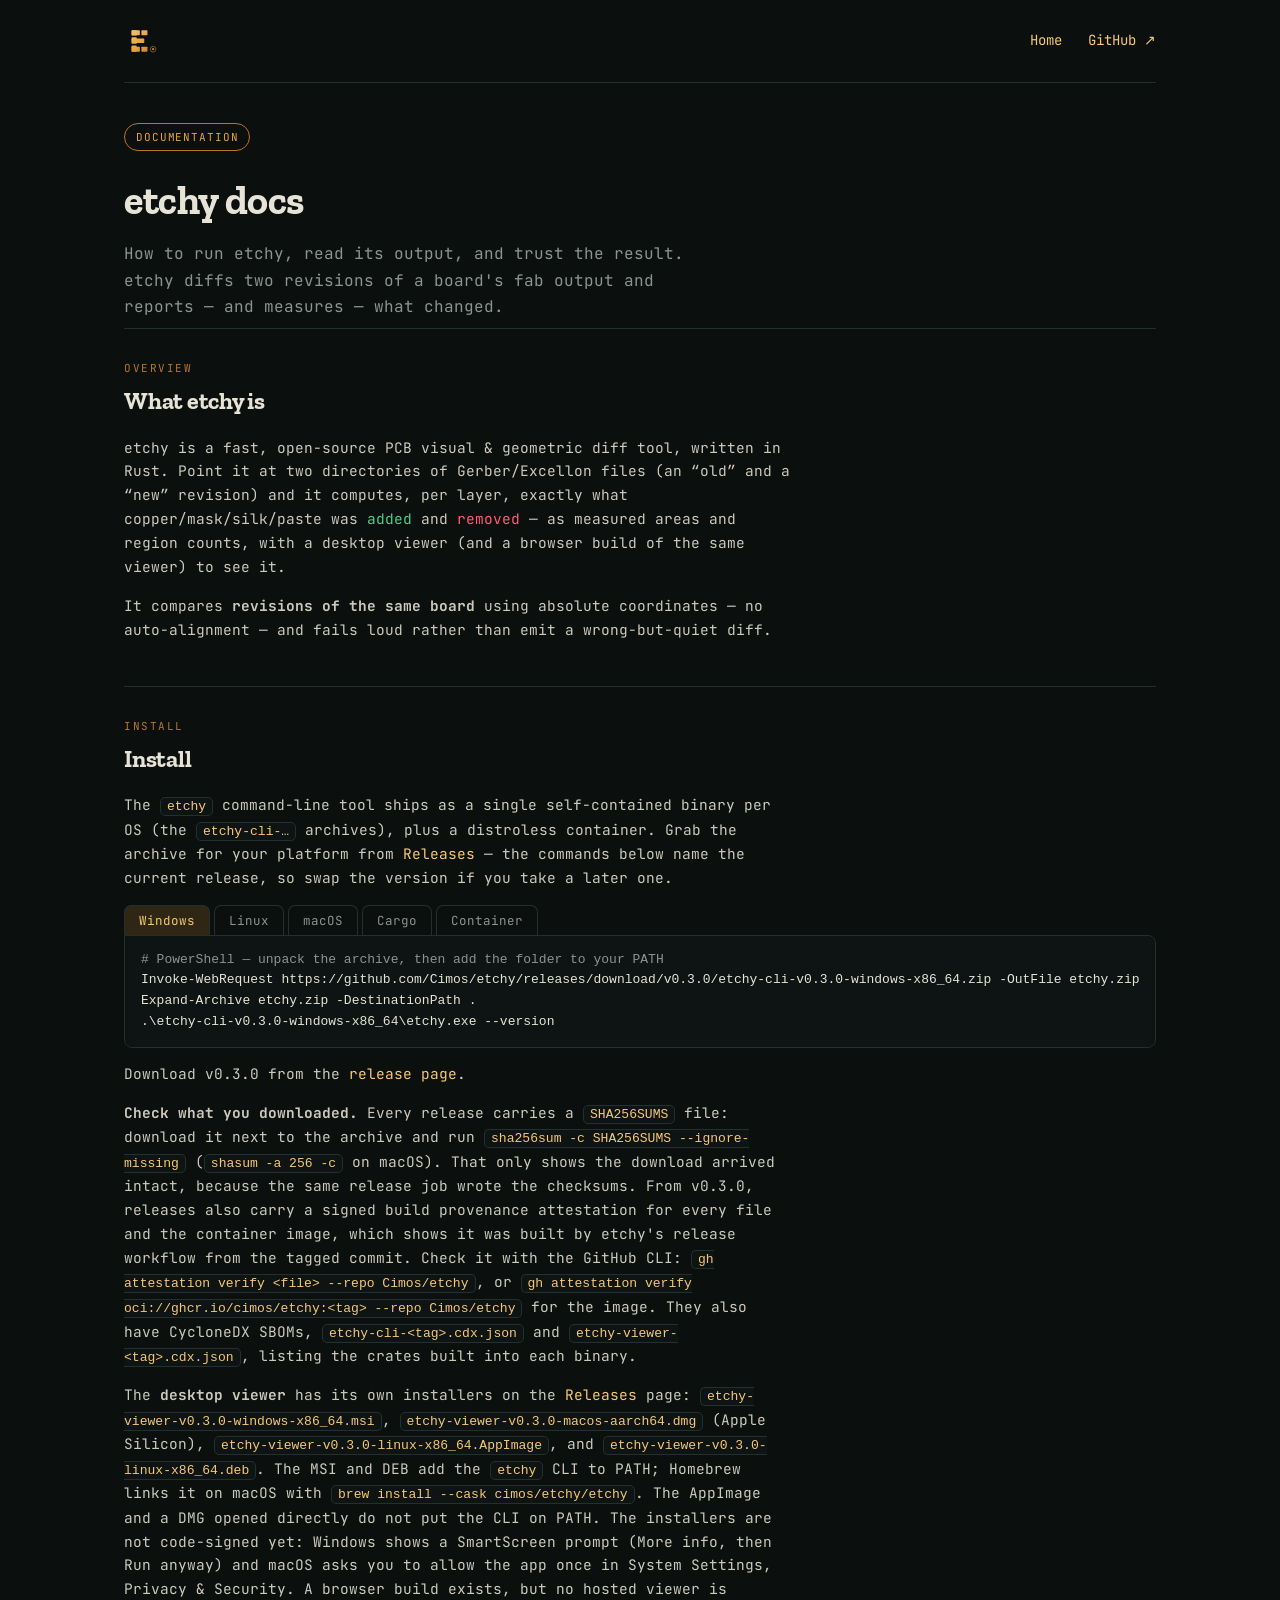
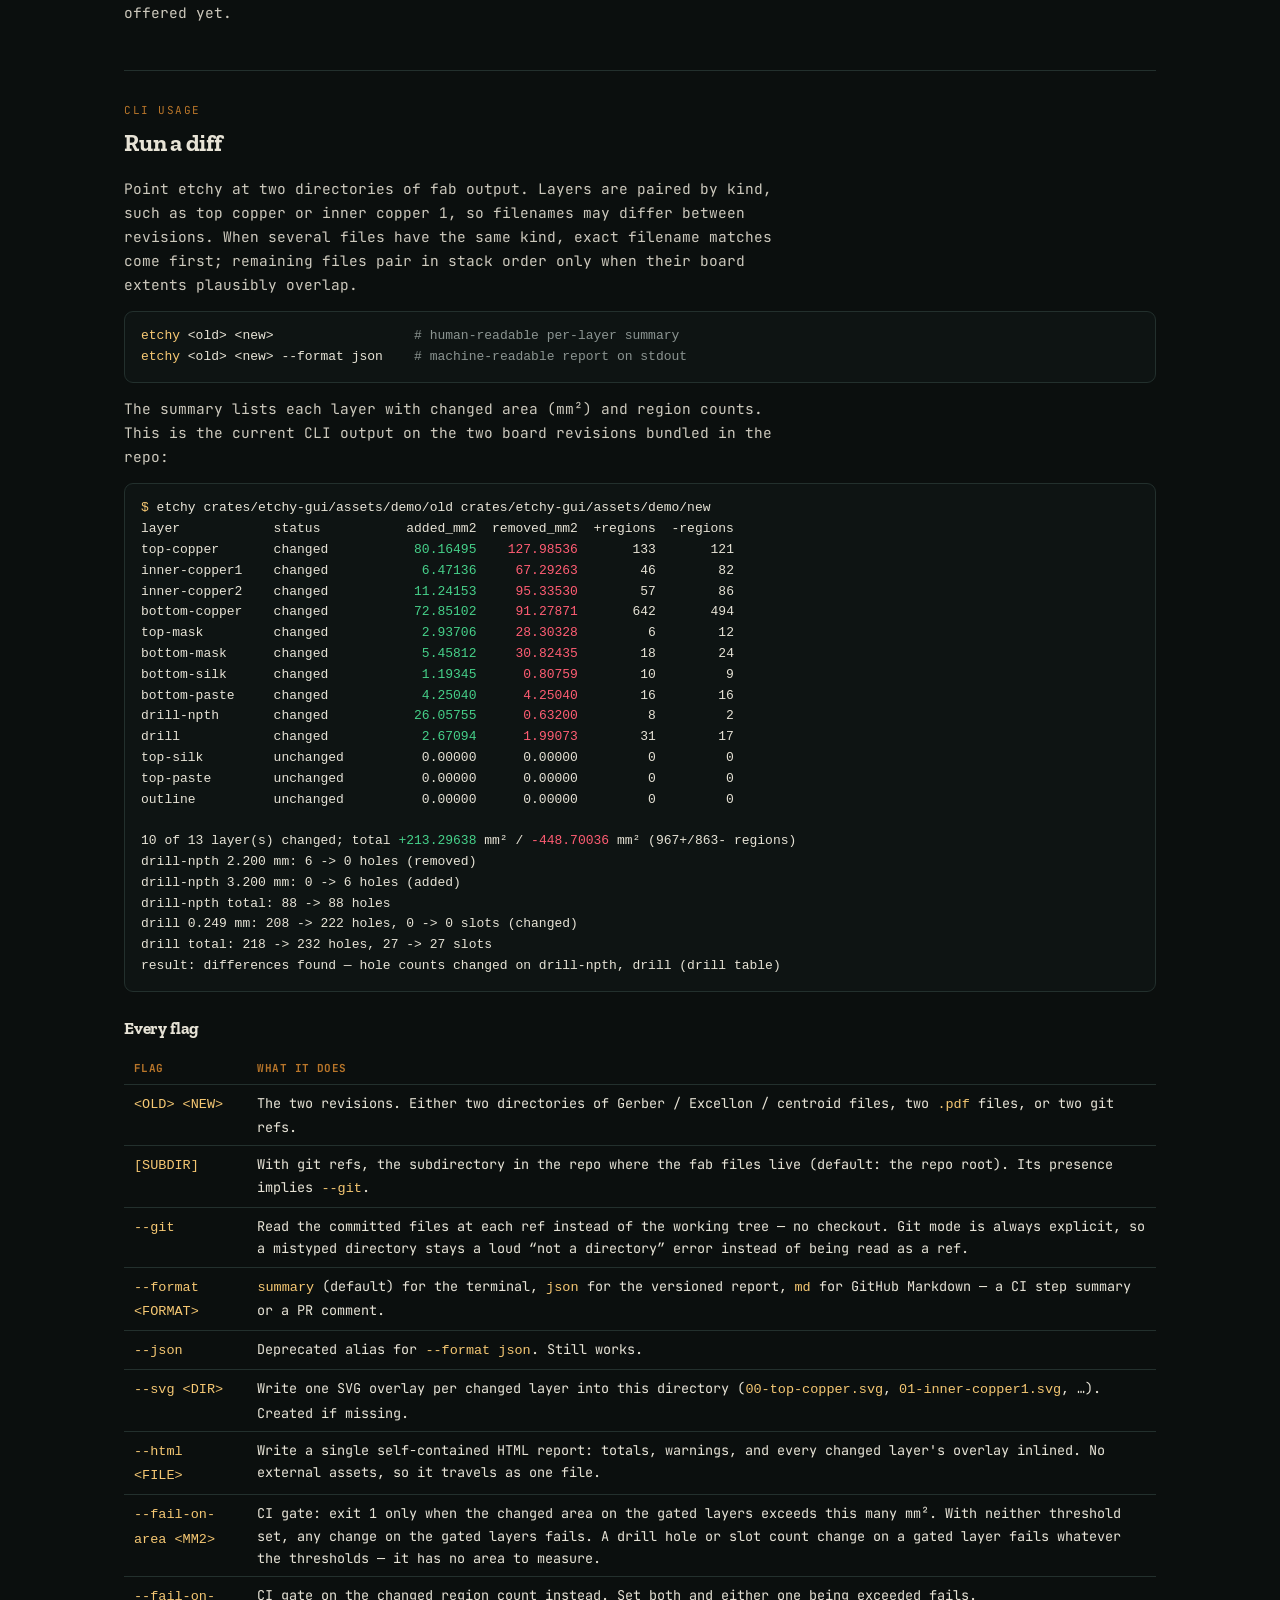
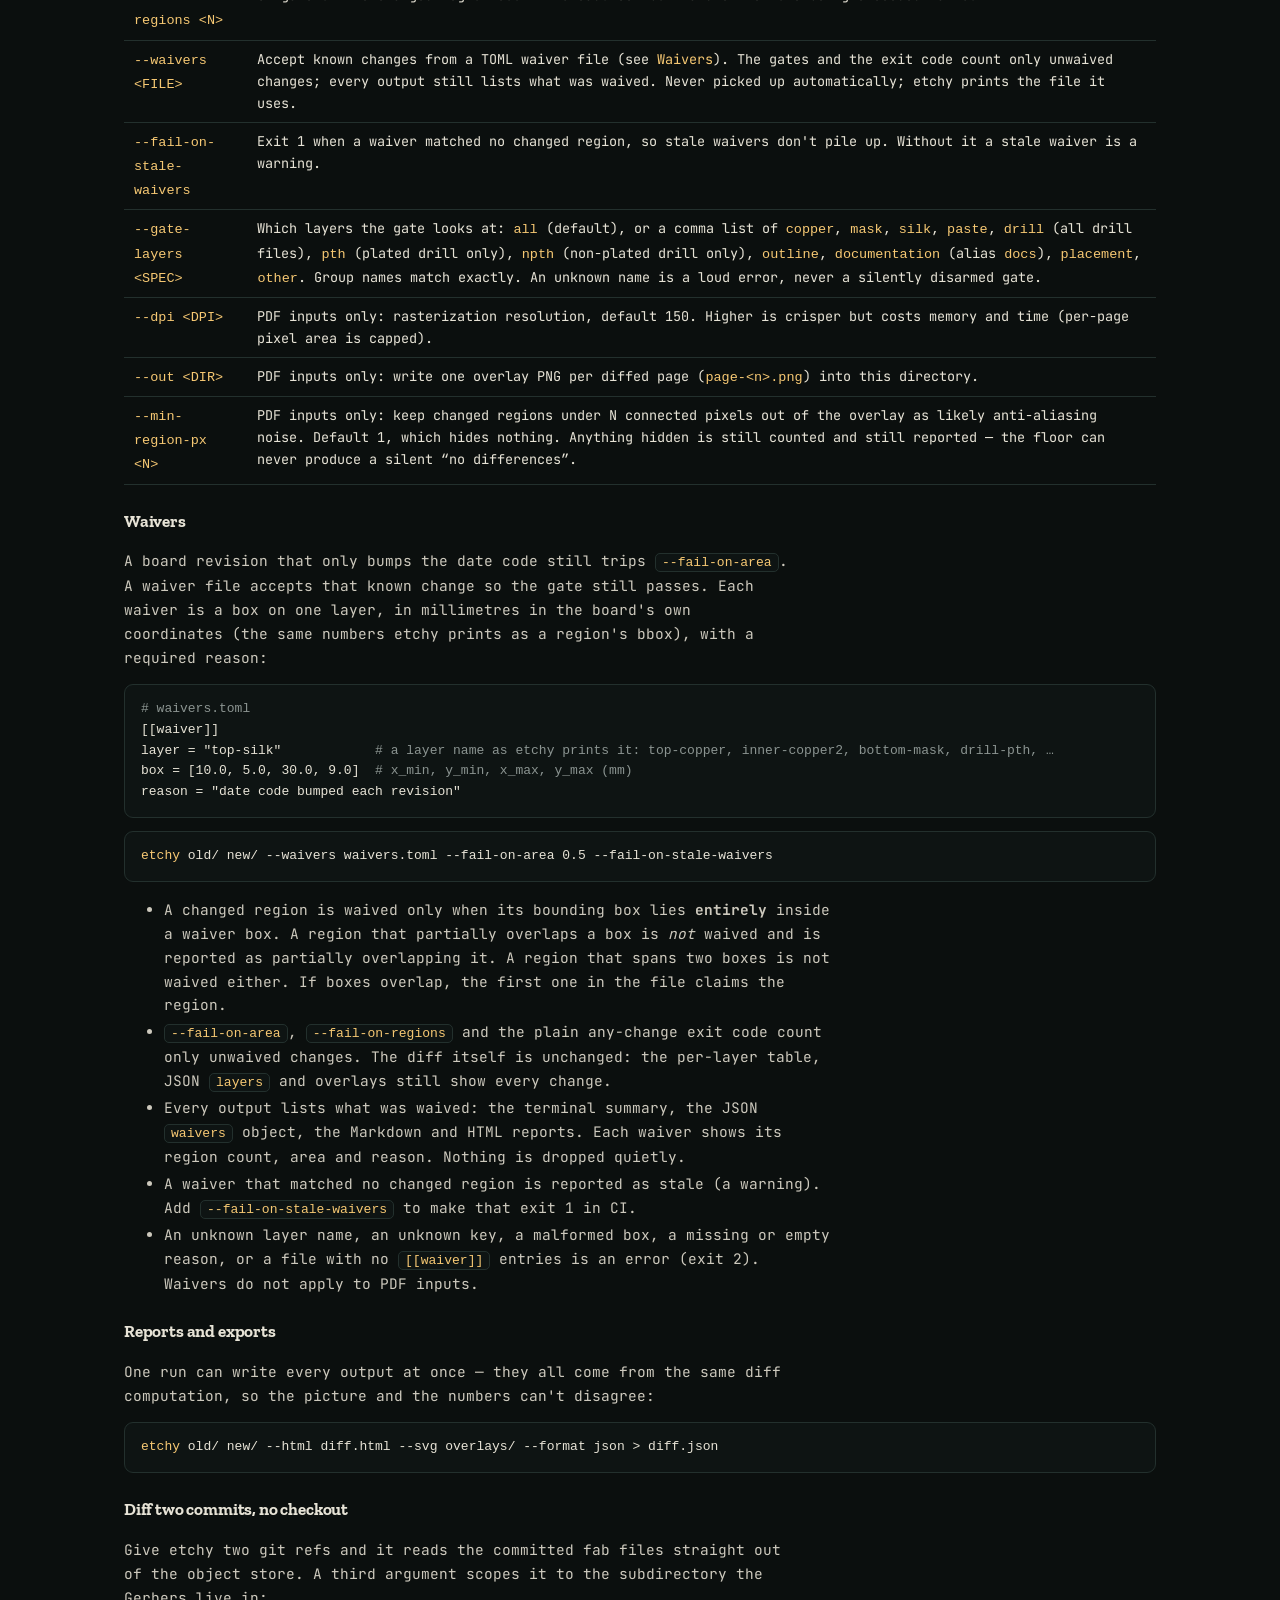
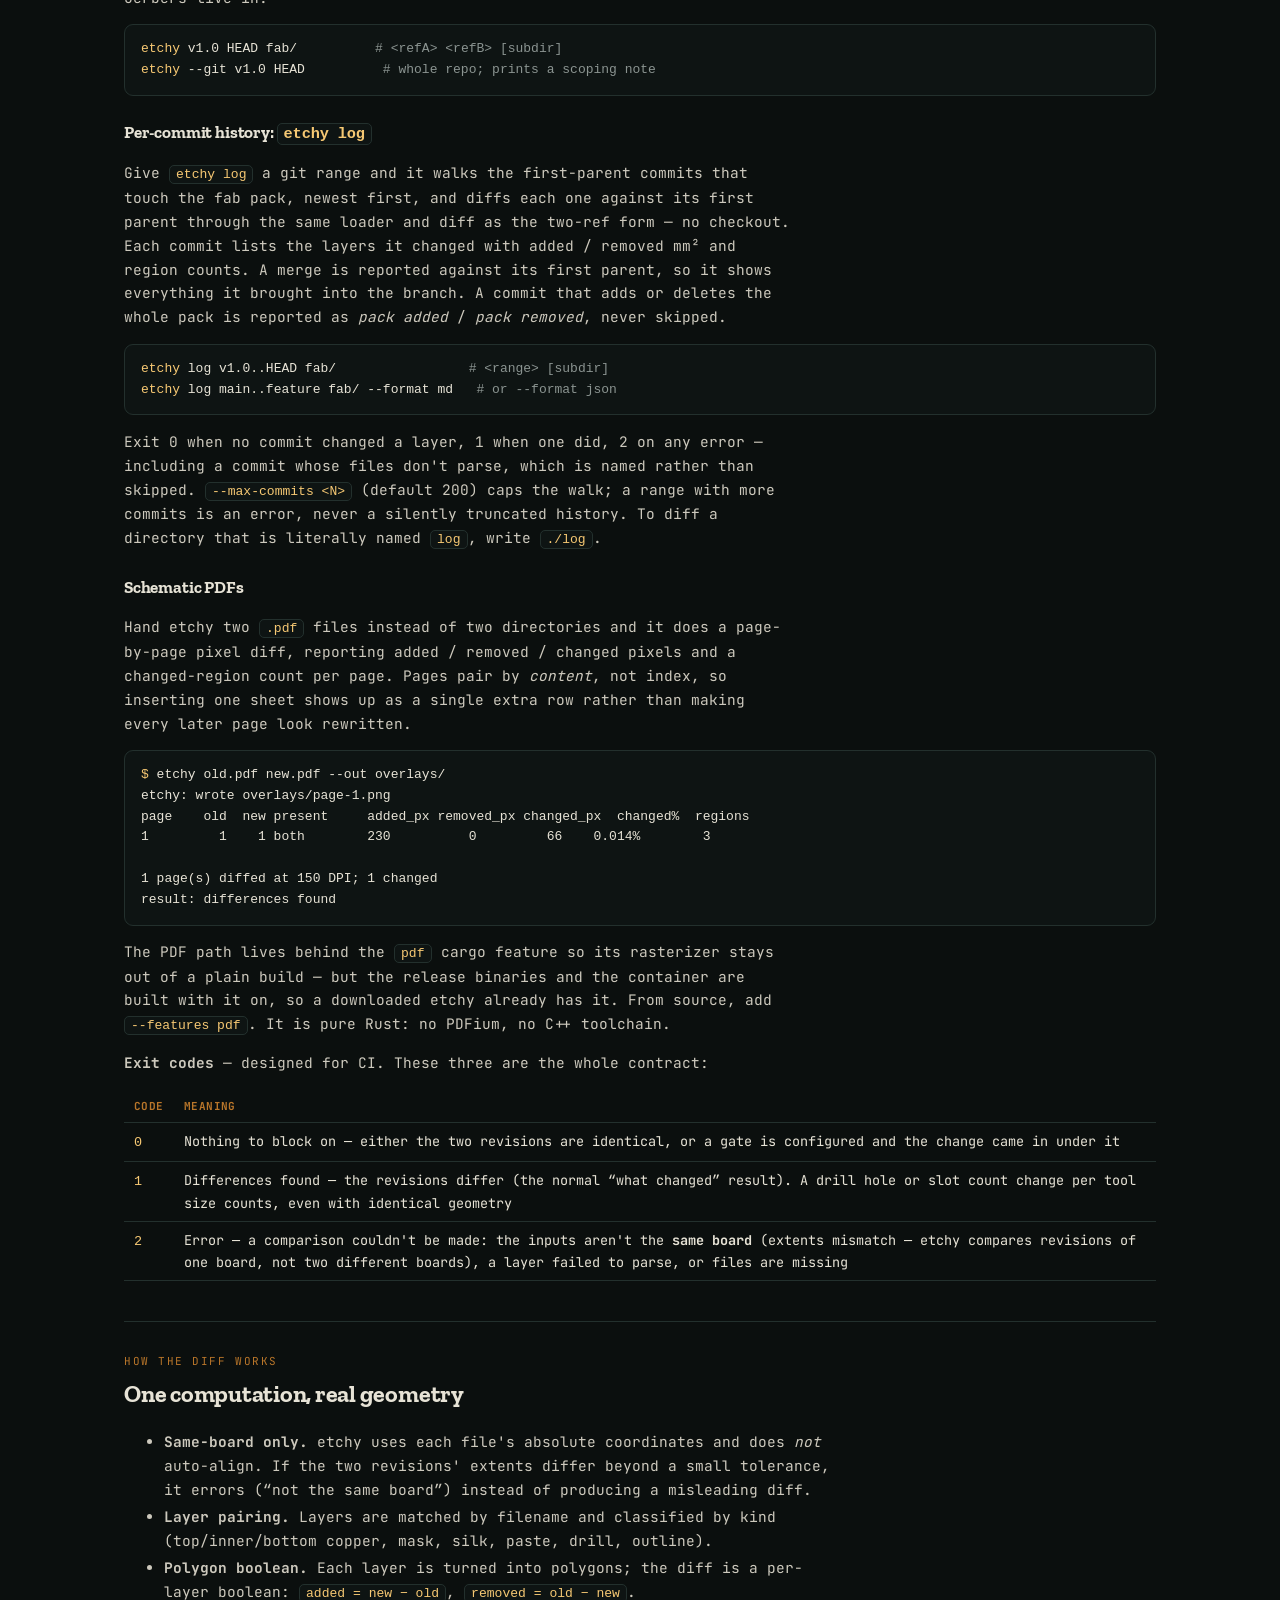
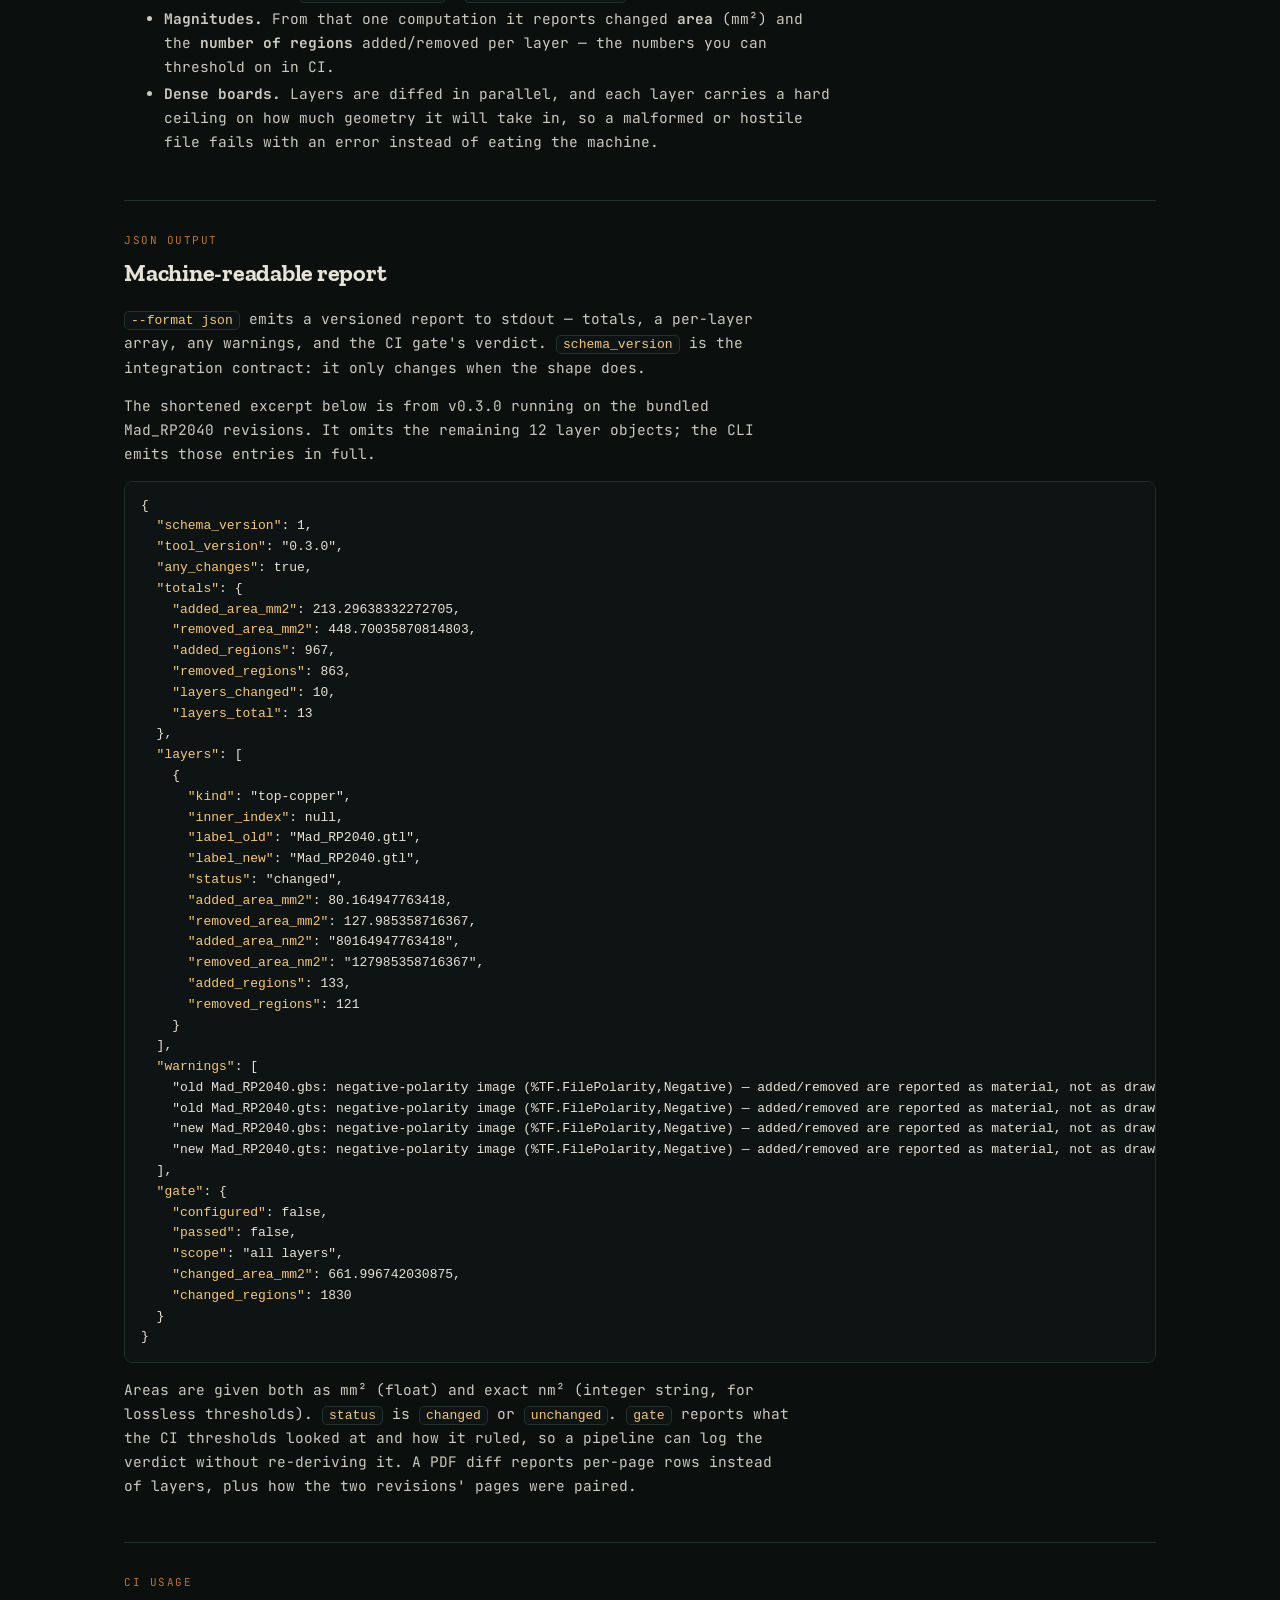
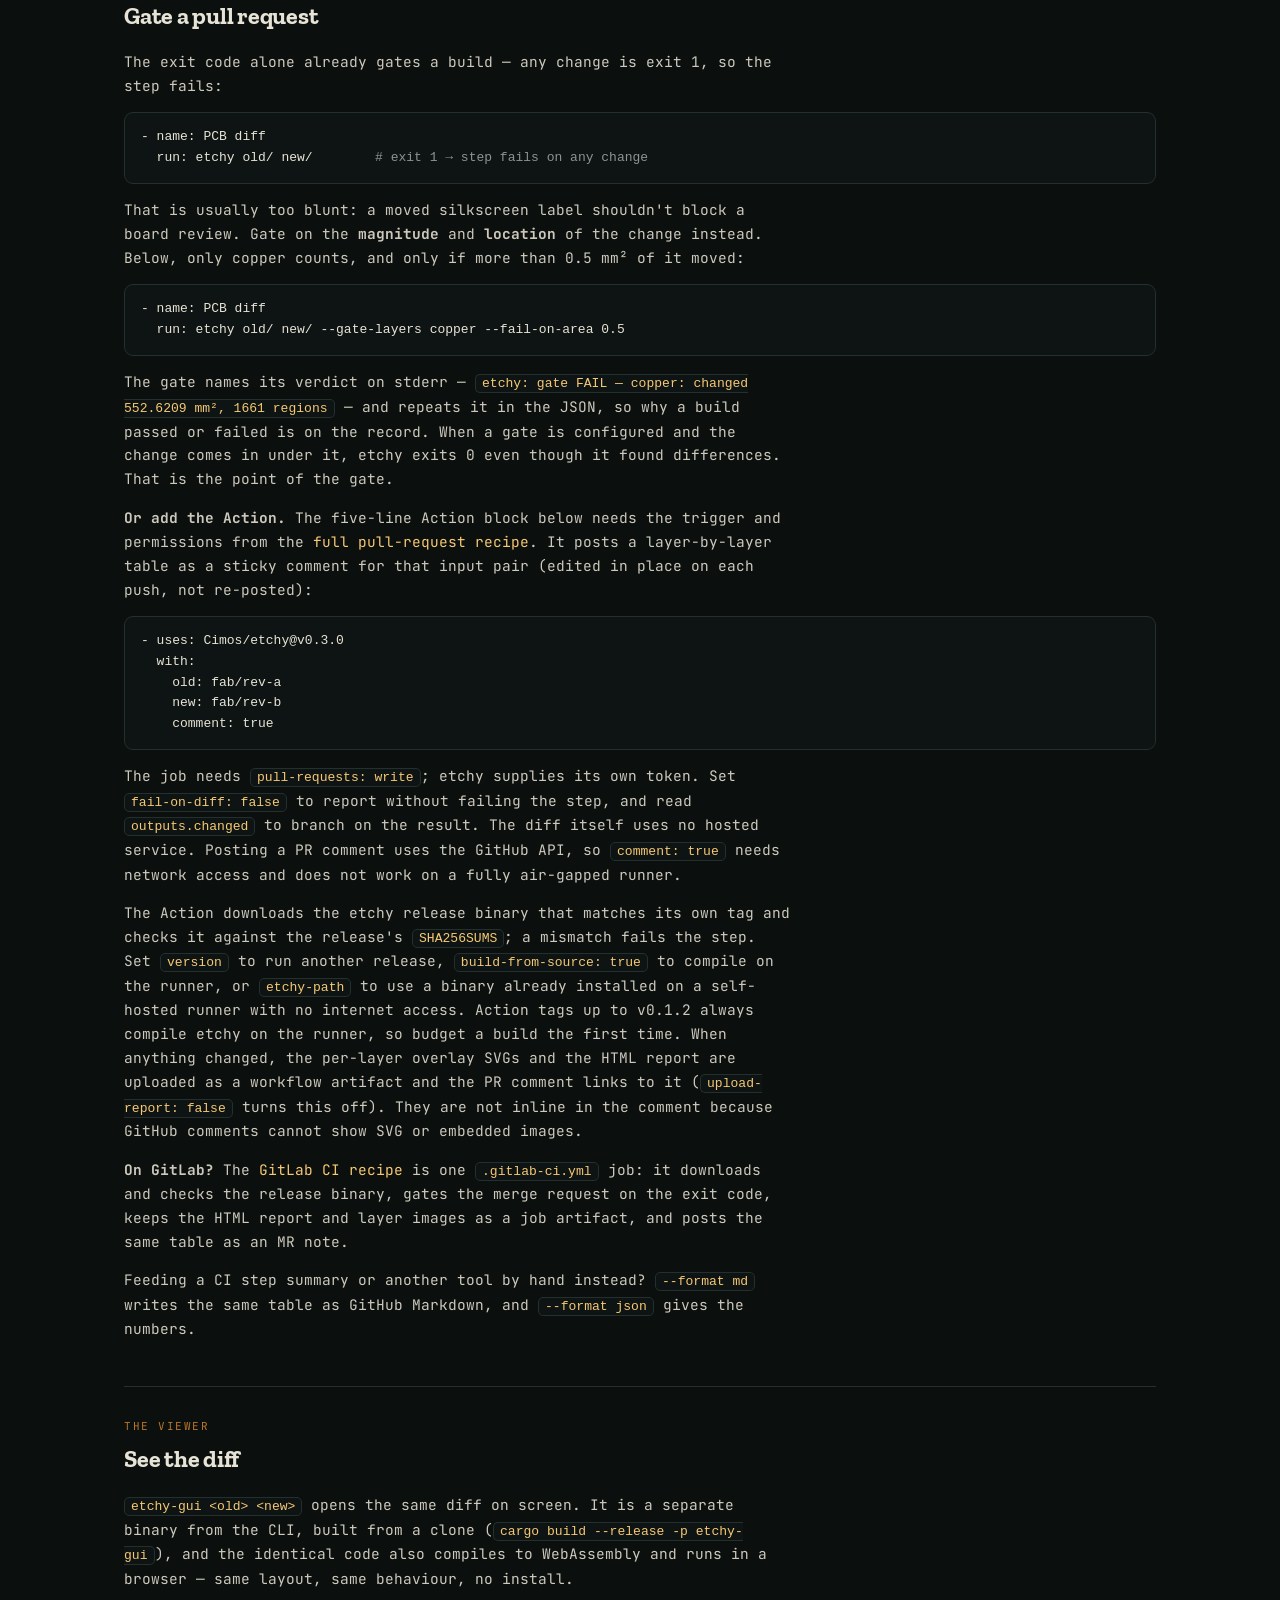
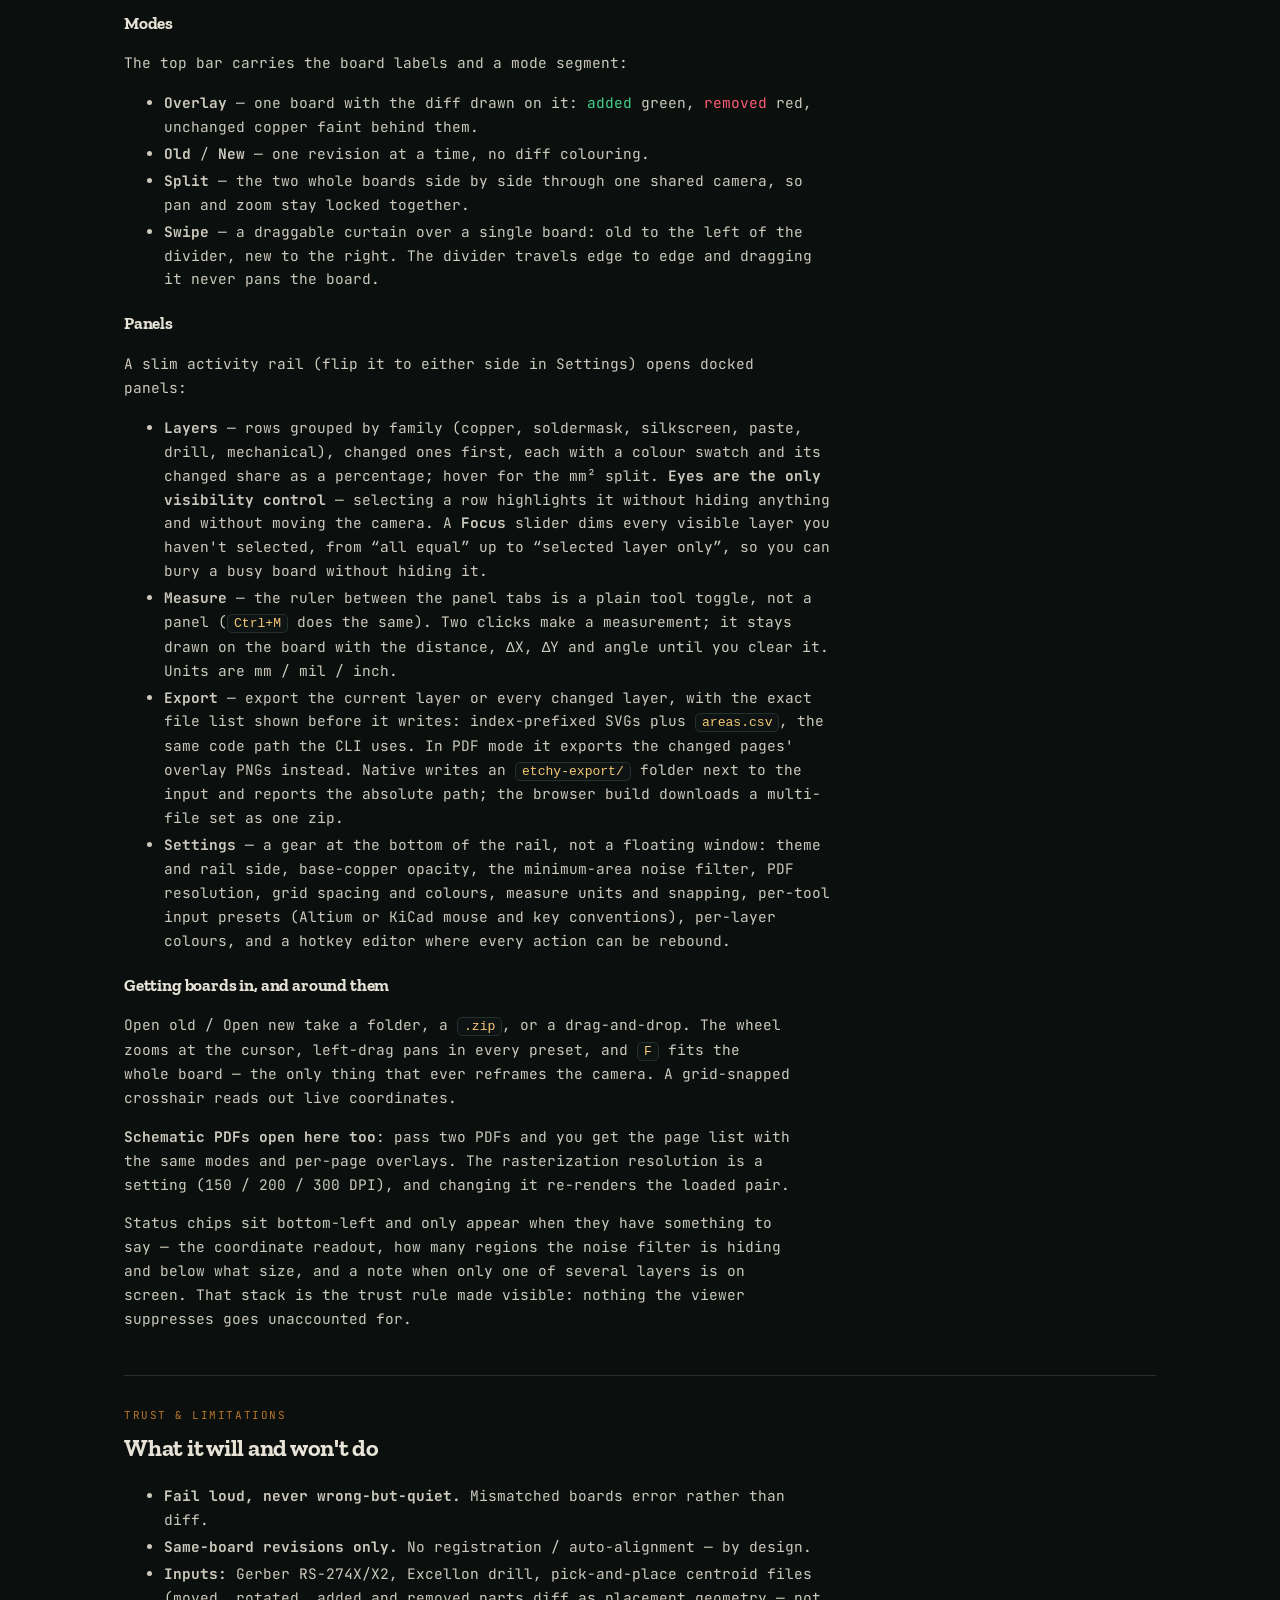
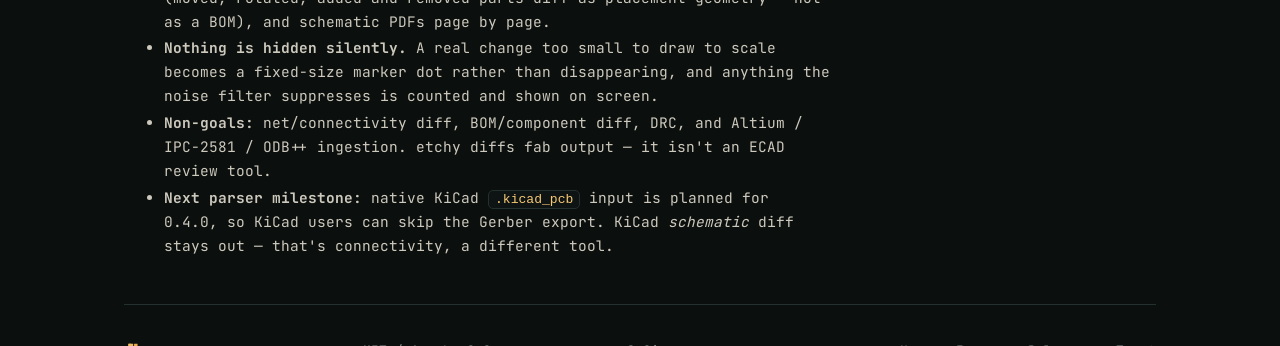
<file: site/docs.html>
<!DOCTYPE html>
<html lang="en">
<head>
<meta charset="utf-8">
<meta name="viewport" content="width=device-width, initial-scale=1">
<title>etchy documentation — install, CLI, CI, viewer and trust</title>
<meta name="description" content="Install etchy v0.3.0, run PCB and schematic diffs, understand CLI and JSON output, configure CI gates, and review viewer and trust details.">
<meta property="og:url" content="https://cimos.github.io/etchy/docs.html">
<meta property="og:title" content="etchy documentation — install, CLI, CI, viewer and trust">
<meta property="og:description" content="Install etchy v0.3.0 and learn its CLI, JSON reports, CI gates, viewer, and trust model.">
<meta property="og:image" content="https://cimos.github.io/etchy/assets/brand/etchy-social-1280x640.png">
<meta property="og:image:width" content="1280">
<meta property="og:image:height" content="640">
<meta property="og:image:alt" content="etchy PCB visual and geometric diff">
<meta name="twitter:card" content="summary_large_image">
<link rel="icon" href="assets/brand/etchy-favicon.svg" type="image/svg+xml">
<link rel="icon" href="assets/brand/etchy-favicon-32.png" sizes="32x32" type="image/png">
<link rel="preload" href="assets/fonts/jetbrains-mono-400.woff2" as="font" type="font/woff2" crossorigin>
<link rel="stylesheet" href="assets/fonts/fonts.css">
<style>
  :root{
    --copper-1:#f6c873; --copper-2:#e8a33d; --copper-3:#b9762a;
    --board:#0b0f0e; --board-2:#121817; --added:#46d18a; --removed:#ff5d73;
    --ink:#e7e3d6; --muted:#8b9491; --line:#23302d;
  }
  *{box-sizing:border-box}
  html,body{margin:0;overflow-x:hidden}
  body{background:var(--board);color:var(--ink);font-family:"JetBrains Mono",ui-monospace,monospace;line-height:1.65;-webkit-font-smoothing:antialiased}
  .copper{background:linear-gradient(135deg,var(--copper-1),var(--copper-2) 50%,var(--copper-3));-webkit-background-clip:text;background-clip:text;color:transparent}
  .wrap{max-width:1080px;margin:0 auto;padding:0 24px}
  .skip-link{position:fixed;left:16px;top:12px;z-index:1000;transform:translateY(-160%);background:var(--copper-1);color:#1a1206;padding:8px 12px;border-radius:6px;font-weight:700}
  .skip-link:focus{transform:translateY(0)}
  :focus-visible{outline:3px solid var(--copper-1);outline-offset:3px}
  h1,h2,h3{font-family:"Zilla Slab",Georgia,serif;font-weight:700;letter-spacing:-.01em}
  a{color:var(--copper-1);text-decoration:none}
  a:hover{text-decoration:underline}
  /* shared header — matches the landing (icon-only brand links home) */
  .topbar{display:flex;align-items:center;justify-content:space-between;padding:22px 0;border-bottom:1px solid var(--line);gap:16px}
  .brand{display:flex;align-items:center;cursor:pointer}
  .brand svg{width:38px;height:38px;display:block}
  .navlinks{display:flex;gap:26px;font-size:14px;color:var(--muted);flex-wrap:wrap;justify-content:flex-end}
  .navlinks a{color:var(--muted);text-decoration:none;white-space:nowrap}
  .navlinks a:hover{color:var(--copper-1);text-decoration:none}
  .navlinks a.gh{color:var(--copper-1)}
  .navlinks a.home{color:var(--copper-1)}
  /* keep docs prose readable inside the wider shell */
  section p,section li{max-width:74ch}
  .lead{padding:40px 0 8px}
  .lead h1{font-size:40px;margin:0 0 8px}
  .lead p{color:var(--muted);font-size:16px;margin:0;max-width:60ch}
  .badge{display:inline-flex;align-items:center;gap:8px;font-size:11px;letter-spacing:.08em;text-transform:uppercase;color:var(--copper-2);border:1px solid var(--copper-3);border-radius:999px;padding:4px 11px;margin-bottom:16px}
  section{padding:30px 0;border-top:1px solid var(--line)}
  section h2{font-size:24px;margin:0 0 6px;scroll-margin-top:72px}
  .eyebrow{font-size:11px;letter-spacing:.14em;text-transform:uppercase;color:var(--copper-3);display:block;margin-bottom:4px}
  section p{color:#cdc9bd;font-size:14.5px}
  section li{color:#cdc9bd;font-size:14.5px;margin:3px 0}
  .soon{display:inline-block;font-size:10.5px;letter-spacing:.06em;text-transform:uppercase;color:var(--copper-2);border:1px solid var(--copper-3);border-radius:5px;padding:1px 7px;margin-left:8px;vertical-align:middle}
  pre.code{background:#0e1413;border:1px solid var(--line);border-radius:9px;padding:14px 16px;font-size:13px;line-height:1.6;color:var(--ink);overflow-x:auto;white-space:pre}
  pre.code .c{color:var(--muted)} pre.code .k{color:var(--copper-1)} pre.code .add{color:var(--added)} pre.code .rem{color:var(--removed)}
  code.inline{background:#0e1413;border:1px solid var(--line);border-radius:5px;padding:1px 6px;font-size:.9em;color:var(--copper-1)}
  table{width:100%;border-collapse:collapse;font-size:13.5px;margin:10px 0}
  th{text-align:left;color:var(--copper-3);font-weight:600;padding:7px 10px;border-bottom:1px solid var(--line);font-size:11px;letter-spacing:.04em;text-transform:uppercase}
  td{padding:7px 10px;border-bottom:1px solid var(--line);vertical-align:top}
  td code{color:var(--copper-1)}
  footer{padding:34px 0 60px;border-top:1px solid var(--line);color:var(--muted);font-size:13px;display:flex;justify-content:space-between;flex-wrap:wrap;gap:12px;align-items:center}
  footer a{color:var(--muted)}
  @media(max-width:560px){ .navlinks a.collapse{display:none} .lead h1{font-size:32px} }
  /* install method tabs */
  .insttabs{margin:14px 0 8px}
  .i-tabs{display:flex;gap:4px;flex-wrap:wrap}
  .i-tabs button{font:12.5px "JetBrains Mono",monospace;color:var(--muted);background:none;border:1px solid var(--line);border-bottom:0;border-radius:7px 7px 0 0;padding:6px 14px;cursor:pointer}
  .i-tabs button:hover{color:var(--ink)}
  .i-panel{display:none}
  .i-panel.active{display:block}
  .i-panel pre.code{border-radius:0 8px 8px 8px;margin:0}
  .i-tabs button[aria-selected="true"]{background:rgba(232,163,61,.16);color:var(--copper-1)}
</style>
</head>
<body>
<a class="skip-link" href="#main-content">Skip to main content</a>
<div class="wrap">
  <header class="topbar">
    <a class="brand" href="index.html" aria-label="etchy — home">
      <svg viewBox="0 0 120 120" xmlns="http://www.w3.org/2000/svg" role="img" aria-label="etchy logo"><defs><linearGradient id="cu" gradientUnits="userSpaceOnUse" x1="20" y1="18" x2="100" y2="102"><stop offset="0" stop-color="#f6c873"/><stop offset=".5" stop-color="#e8a33d"/><stop offset="1" stop-color="#b9762a"/></linearGradient></defs><g fill="url(#cu)"><rect x="24" y="26" width="16" height="17" rx="1.5"/><rect x="24" y="48" width="16" height="21" rx="1.5"/><rect x="24" y="74" width="16" height="20" rx="1.5"/><rect x="24" y="26" width="26" height="16" rx="1.5"/><rect x="55" y="26" width="19" height="16" rx="1.5"/><rect x="24" y="52" width="40" height="14" rx="1.5"/><rect x="24" y="78" width="26" height="16" rx="1.5"/><rect x="55" y="78" width="19" height="16" rx="1.5"/></g><circle cx="92" cy="86" r="9" fill="none" stroke="url(#cu)" stroke-width="1.8"/><circle cx="92" cy="86" r="3.6" fill="url(#cu)"/></svg>
    </a>
    <nav class="navlinks" aria-label="primary">
      <a class="home" href="index.html">Home</a>
      <a class="gh" href="https://github.com/Cimos/etchy" target="_blank" rel="noopener">GitHub ↗</a>
    </nav>
  </header>

  <div class="lead">
    <span class="badge">Documentation</span>
    <h1>etchy docs</h1>
    <p>How to run etchy, read its output, and trust the result. etchy diffs two revisions of a board's fab output and reports — and measures — what changed.</p>
  </div>

  <main id="main-content">
  <section id="overview">
    <span class="eyebrow">Overview</span>
    <h2>What etchy is</h2>
    <p>etchy is a fast, open-source PCB visual &amp; geometric diff tool, written in Rust. Point it at two directories of Gerber/Excellon files (an “old” and a “new” revision) and it computes, per layer, exactly what copper/mask/silk/paste was <span style="color:var(--added)">added</span> and <span style="color:var(--removed)">removed</span> — as measured areas and region counts, with a desktop viewer (and a browser build of the same viewer) to see it.</p>
    <p>It compares <strong>revisions of the same board</strong> using absolute coordinates — no auto-alignment — and fails loud rather than emit a wrong-but-quiet diff.</p>
  </section>

  <section id="install">
    <span class="eyebrow">Install</span>
    <h2>Install</h2>
    <p>The <code class="inline">etchy</code> command-line tool ships as a single self-contained binary per OS (the <code class="inline">etchy-cli-…</code> archives), plus a distroless container. Grab the archive for your platform from <a href="https://github.com/Cimos/etchy/releases">Releases</a> — the commands below name the current release, so swap the version if you take a later one.</p>

    <div class="insttabs">
      <div class="i-tabs" role="tablist" aria-label="Install method">
        <button type="button" id="i-win" role="tab" aria-selected="true" aria-controls="p-win">Windows</button>
        <button type="button" id="i-lin" role="tab" aria-selected="false" aria-controls="p-lin" tabindex="-1">Linux</button>
        <button type="button" id="i-mac" role="tab" aria-selected="false" aria-controls="p-mac" tabindex="-1">macOS</button>
        <button type="button" id="i-cargo" role="tab" aria-selected="false" aria-controls="p-cargo" tabindex="-1">Cargo</button>
        <button type="button" id="i-ctr" role="tab" aria-selected="false" aria-controls="p-ctr" tabindex="-1">Container</button>
      </div>
      <div class="i-panel p-win active" id="p-win" role="tabpanel" aria-labelledby="i-win"><pre class="code"><span class="c"># PowerShell — unpack the archive, then add the folder to your PATH</span>
Invoke-WebRequest https://github.com/Cimos/etchy/releases/download/v0.3.0/etchy-cli-v0.3.0-windows-x86_64.zip -OutFile etchy.zip
Expand-Archive etchy.zip -DestinationPath .
.\etchy-cli-v0.3.0-windows-x86_64\etchy.exe --version</pre></div>
      <div class="i-panel p-lin" id="p-lin" role="tabpanel" aria-labelledby="i-lin" hidden><pre class="code"><span class="c"># static musl binary — no runtime to install
# ARM64 / Raspberry Pi (64-bit OS): use …-linux-aarch64.tar.gz</span>
curl -LO https://github.com/Cimos/etchy/releases/download/v0.3.0/etchy-cli-v0.3.0-linux-x86_64.tar.gz
tar xzf etchy-cli-v0.3.0-linux-x86_64.tar.gz
sudo mv etchy-cli-v0.3.0-linux-x86_64/etchy /usr/local/bin/</pre></div>
      <div class="i-panel p-mac" id="p-mac" role="tabpanel" aria-labelledby="i-mac" hidden><pre class="code"><span class="c"># Apple Silicon — use …-macos-x86_64.tar.gz on Intel</span>
curl -LO https://github.com/Cimos/etchy/releases/download/v0.3.0/etchy-cli-v0.3.0-macos-aarch64.tar.gz
tar xzf etchy-cli-v0.3.0-macos-aarch64.tar.gz
sudo mv etchy-cli-v0.3.0-macos-aarch64/etchy /usr/local/bin/</pre></div>
      <div class="i-panel p-cargo" id="p-cargo" role="tabpanel" aria-labelledby="i-cargo" hidden><pre class="code"><span class="c"># from a clone — etchy is not on crates.io yet</span>
git clone https://github.com/Cimos/etchy &amp;&amp; cd etchy
cargo install --path crates/etchy-cli --features pdf</pre></div>
      <div class="i-panel p-ctr" id="p-ctr" role="tabpanel" aria-labelledby="i-ctr" hidden><pre class="code"><span class="c"># distroless, no shell or libc inside</span>
docker pull ghcr.io/cimos/etchy:v0.3.0
docker run --rm -v "$PWD:/work" ghcr.io/cimos/etchy:v0.3.0 --format summary -- /work/old /work/new</pre></div>
    </div>

    <p>Download v0.3.0 from the <a href="https://github.com/Cimos/etchy/releases/tag/v0.3.0">release page</a>.</p>
    <p><strong>Check what you downloaded.</strong> Every release carries a <code class="inline">SHA256SUMS</code> file: download it next to the archive and run <code class="inline">sha256sum -c SHA256SUMS --ignore-missing</code> (<code class="inline">shasum -a 256 -c</code> on macOS). That only shows the download arrived intact, because the same release job wrote the checksums. From v0.3.0, releases also carry a signed build provenance attestation for every file and the container image, which shows it was built by etchy's release workflow from the tagged commit. Check it with the GitHub CLI: <code class="inline">gh attestation verify &lt;file&gt; --repo Cimos/etchy</code>, or <code class="inline">gh attestation verify oci://ghcr.io/cimos/etchy:&lt;tag&gt; --repo Cimos/etchy</code> for the image. They also have CycloneDX SBOMs, <code class="inline">etchy-cli-&lt;tag&gt;.cdx.json</code> and <code class="inline">etchy-viewer-&lt;tag&gt;.cdx.json</code>, listing the crates built into each binary.</p>
    <p>The <strong>desktop viewer</strong> has its own installers on the <a href="https://github.com/Cimos/etchy/releases">Releases</a> page: <code class="inline">etchy-viewer-v0.3.0-windows-x86_64.msi</code>, <code class="inline">etchy-viewer-v0.3.0-macos-aarch64.dmg</code> (Apple Silicon), <code class="inline">etchy-viewer-v0.3.0-linux-x86_64.AppImage</code>, and <code class="inline">etchy-viewer-v0.3.0-linux-x86_64.deb</code>. The MSI and DEB add the <code class="inline">etchy</code> CLI to PATH; Homebrew links it on macOS with <code class="inline">brew install --cask cimos/etchy/etchy</code>. The AppImage and a DMG opened directly do not put the CLI on PATH. The installers are not code-signed yet: Windows shows a SmartScreen prompt (More info, then Run anyway) and macOS asks you to allow the app once in System Settings, Privacy &amp; Security. A browser build exists, but no hosted viewer is offered yet.</p>
  </section>

  <section id="cli">
    <span class="eyebrow">CLI usage</span>
    <h2>Run a diff</h2>
    <p>Point etchy at two directories of fab output. Layers are paired by kind, such as top copper or inner copper 1, so filenames may differ between revisions. When several files have the same kind, exact filename matches come first; remaining files pair in stack order only when their board extents plausibly overlap.</p>
    <pre class="code"><span class="k">etchy</span> &lt;old&gt; &lt;new&gt;                  <span class="c"># human-readable per-layer summary</span>
<span class="k">etchy</span> &lt;old&gt; &lt;new&gt; --format json    <span class="c"># machine-readable report on stdout</span></pre>
    <p>The summary lists each layer with changed area (mm²) and region counts. This is the current CLI output on the two board revisions bundled in the repo:</p>
    <pre class="code"><span class="k">$</span> etchy crates/etchy-gui/assets/demo/old crates/etchy-gui/assets/demo/new
layer            status           added_mm2  removed_mm2  +regions  -regions
top-copper       changed           <span class="add">80.16495</span>    <span class="rem">127.98536</span>       133       121
inner-copper1    changed            <span class="add">6.47136</span>     <span class="rem">67.29263</span>        46        82
inner-copper2    changed           <span class="add">11.24153</span>     <span class="rem">95.33530</span>        57        86
bottom-copper    changed           <span class="add">72.85102</span>     <span class="rem">91.27871</span>       642       494
top-mask         changed            <span class="add">2.93706</span>     <span class="rem">28.30328</span>         6        12
bottom-mask      changed            <span class="add">5.45812</span>     <span class="rem">30.82435</span>        18        24
bottom-silk      changed            <span class="add">1.19345</span>      <span class="rem">0.80759</span>        10         9
bottom-paste     changed            <span class="add">4.25040</span>      <span class="rem">4.25040</span>        16        16
drill-npth       changed           <span class="add">26.05755</span>      <span class="rem">0.63200</span>         8         2
drill            changed            <span class="add">2.67094</span>      <span class="rem">1.99073</span>        31        17
top-silk         unchanged          0.00000      0.00000         0         0
top-paste        unchanged          0.00000      0.00000         0         0
outline          unchanged          0.00000      0.00000         0         0

10 of 13 layer(s) changed; total <span class="add">+213.29638</span> mm² / <span class="rem">-448.70036</span> mm² (967+/863- regions)
drill-npth 2.200 mm: 6 -&gt; 0 holes (removed)
drill-npth 3.200 mm: 0 -&gt; 6 holes (added)
drill-npth total: 88 -&gt; 88 holes
drill 0.249 mm: 208 -&gt; 222 holes, 0 -&gt; 0 slots (changed)
drill total: 218 -&gt; 232 holes, 27 -&gt; 27 slots
result: differences found — hole counts changed on drill-npth, drill (drill table)</pre>

    <h3 style="font-size:17px;margin:22px 0 4px">Every flag</h3>
    <table>
      <tr><th>Flag</th><th>What it does</th></tr>
      <tr><td><code>&lt;OLD&gt; &lt;NEW&gt;</code></td><td>The two revisions. Either two directories of Gerber / Excellon / centroid files, two <code>.pdf</code> files, or two git refs.</td></tr>
      <tr><td><code>[SUBDIR]</code></td><td>With git refs, the subdirectory in the repo where the fab files live (default: the repo root). Its presence implies <code>--git</code>.</td></tr>
      <tr><td><code>--git</code></td><td>Read the committed files at each ref instead of the working tree — no checkout. Git mode is always explicit, so a mistyped directory stays a loud “not a directory” error instead of being read as a ref.</td></tr>
      <tr><td><code>--format &lt;FORMAT&gt;</code></td><td><code>summary</code> (default) for the terminal, <code>json</code> for the versioned report, <code>md</code> for GitHub Markdown — a CI step summary or a PR comment.</td></tr>
      <tr><td><code>--json</code></td><td>Deprecated alias for <code>--format json</code>. Still works.</td></tr>
      <tr><td><code>--svg &lt;DIR&gt;</code></td><td>Write one SVG overlay per changed layer into this directory (<code>00-top-copper.svg</code>, <code>01-inner-copper1.svg</code>, …). Created if missing.</td></tr>
      <tr><td><code>--html &lt;FILE&gt;</code></td><td>Write a single self-contained HTML report: totals, warnings, and every changed layer's overlay inlined. No external assets, so it travels as one file.</td></tr>
      <tr><td><code>--fail-on-area &lt;MM2&gt;</code></td><td>CI gate: exit 1 only when the changed area on the gated layers exceeds this many mm². With neither threshold set, any change on the gated layers fails. A drill hole or slot count change on a gated layer fails whatever the thresholds — it has no area to measure.</td></tr>
      <tr><td><code>--fail-on-regions &lt;N&gt;</code></td><td>CI gate on the changed region count instead. Set both and either one being exceeded fails.</td></tr>
      <tr><td><code>--waivers &lt;FILE&gt;</code></td><td>Accept known changes from a TOML waiver file (see <a href="#waivers">Waivers</a>). The gates and the exit code count only unwaived changes; every output still lists what was waived. Never picked up automatically; etchy prints the file it uses.</td></tr>
      <tr><td><code>--fail-on-stale-waivers</code></td><td>Exit 1 when a waiver matched no changed region, so stale waivers don't pile up. Without it a stale waiver is a warning.</td></tr>
      <tr><td><code>--gate-layers &lt;SPEC&gt;</code></td><td>Which layers the gate looks at: <code>all</code> (default), or a comma list of <code>copper</code>, <code>mask</code>, <code>silk</code>, <code>paste</code>, <code>drill</code> (all drill files), <code>pth</code> (plated drill only), <code>npth</code> (non-plated drill only), <code>outline</code>, <code>documentation</code> (alias <code>docs</code>), <code>placement</code>, <code>other</code>. Group names match exactly. An unknown name is a loud error, never a silently disarmed gate.</td></tr>
      <tr><td><code>--dpi &lt;DPI&gt;</code></td><td>PDF inputs only: rasterization resolution, default 150. Higher is crisper but costs memory and time (per-page pixel area is capped).</td></tr>
      <tr><td><code>--out &lt;DIR&gt;</code></td><td>PDF inputs only: write one overlay PNG per diffed page (<code>page-&lt;n&gt;.png</code>) into this directory.</td></tr>
      <tr><td><code>--min-region-px &lt;N&gt;</code></td><td>PDF inputs only: keep changed regions under N connected pixels out of the overlay as likely anti-aliasing noise. Default 1, which hides nothing. Anything hidden is still counted and still reported — the floor can never produce a silent “no differences”.</td></tr>
    </table>

    <h3 id="waivers" style="font-size:17px;margin:22px 0 4px">Waivers</h3>
    <p>A board revision that only bumps the date code still trips <code class="inline">--fail-on-area</code>. A waiver file accepts that known change so the gate still passes. Each waiver is a box on one layer, in millimetres in the board's own coordinates (the same numbers etchy prints as a region's bbox), with a required reason:</p>
    <pre class="code"><span class="c"># waivers.toml</span>
[[waiver]]
layer = "top-silk"            <span class="c"># a layer name as etchy prints it: top-copper, inner-copper2, bottom-mask, drill-pth, …</span>
box = [10.0, 5.0, 30.0, 9.0]  <span class="c"># x_min, y_min, x_max, y_max (mm)</span>
reason = "date code bumped each revision"</pre>
    <pre class="code"><span class="k">etchy</span> old/ new/ --waivers waivers.toml --fail-on-area 0.5 --fail-on-stale-waivers</pre>
    <ul>
      <li>A changed region is waived only when its bounding box lies <strong>entirely</strong> inside a waiver box. A region that partially overlaps a box is <em>not</em> waived and is reported as partially overlapping it. A region that spans two boxes is not waived either. If boxes overlap, the first one in the file claims the region.</li>
      <li><code class="inline">--fail-on-area</code>, <code class="inline">--fail-on-regions</code> and the plain any-change exit code count only unwaived changes. The diff itself is unchanged: the per-layer table, JSON <code class="inline">layers</code> and overlays still show every change.</li>
      <li>Every output lists what was waived: the terminal summary, the JSON <code class="inline">waivers</code> object, the Markdown and HTML reports. Each waiver shows its region count, area and reason. Nothing is dropped quietly.</li>
      <li>A waiver that matched no changed region is reported as stale (a warning). Add <code class="inline">--fail-on-stale-waivers</code> to make that exit 1 in CI.</li>
      <li>An unknown layer name, an unknown key, a malformed box, a missing or empty reason, or a file with no <code class="inline">[[waiver]]</code> entries is an error (exit 2). Waivers do not apply to PDF inputs.</li>
    </ul>

    <h3 style="font-size:17px;margin:22px 0 4px">Reports and exports</h3>
    <p>One run can write every output at once — they all come from the same diff computation, so the picture and the numbers can't disagree:</p>
    <pre class="code"><span class="k">etchy</span> old/ new/ --html diff.html --svg overlays/ --format json &gt; diff.json</pre>

    <h3 style="font-size:17px;margin:22px 0 4px">Diff two commits, no checkout</h3>
    <p>Give etchy two git refs and it reads the committed fab files straight out of the object store. A third argument scopes it to the subdirectory the Gerbers live in:</p>
    <pre class="code"><span class="k">etchy</span> v1.0 HEAD fab/          <span class="c"># &lt;refA&gt; &lt;refB&gt; [subdir]</span>
<span class="k">etchy</span> --git v1.0 HEAD          <span class="c"># whole repo; prints a scoping note</span></pre>

    <h3 style="font-size:17px;margin:22px 0 4px">Per-commit history: <code class="inline">etchy log</code></h3>
    <p>Give <code class="inline">etchy log</code> a git range and it walks the first-parent commits that touch the fab pack, newest first, and diffs each one against its first parent through the same loader and diff as the two-ref form — no checkout. Each commit lists the layers it changed with added / removed mm² and region counts. A merge is reported against its first parent, so it shows everything it brought into the branch. A commit that adds or deletes the whole pack is reported as <em>pack added</em> / <em>pack removed</em>, never skipped.</p>
    <pre class="code"><span class="k">etchy</span> log v1.0..HEAD fab/                 <span class="c"># &lt;range&gt; [subdir]</span>
<span class="k">etchy</span> log main..feature fab/ --format md   <span class="c"># or --format json</span></pre>
    <p>Exit 0 when no commit changed a layer, 1 when one did, 2 on any error — including a commit whose files don't parse, which is named rather than skipped. <code class="inline">--max-commits &lt;N&gt;</code> (default 200) caps the walk; a range with more commits is an error, never a silently truncated history. To diff a directory that is literally named <code class="inline">log</code>, write <code class="inline">./log</code>.</p>

    <h3 style="font-size:17px;margin:22px 0 4px">Schematic PDFs</h3>
    <p>Hand etchy two <code class="inline">.pdf</code> files instead of two directories and it does a page-by-page pixel diff, reporting added / removed / changed pixels and a changed-region count per page. Pages pair by <em>content</em>, not index, so inserting one sheet shows up as a single extra row rather than making every later page look rewritten.</p>
    <pre class="code"><span class="k">$</span> etchy old.pdf new.pdf --out overlays/
etchy: wrote overlays/page-1.png
page    old  new present     added_px removed_px changed_px  changed%  regions
1         1    1 both        230          0         66    0.014%        3

1 page(s) diffed at 150 DPI; 1 changed
result: differences found</pre>
    <p>The PDF path lives behind the <code class="inline">pdf</code> cargo feature so its rasterizer stays out of a plain build — but the release binaries and the container are built with it on, so a downloaded etchy already has it. From source, add <code class="inline">--features pdf</code>. It is pure Rust: no PDFium, no C++ toolchain.</p>

    <p><strong>Exit codes</strong> — designed for CI. These three are the whole contract:</p>
    <table>
      <tr><th>Code</th><th>Meaning</th></tr>
      <tr><td><code>0</code></td><td>Nothing to block on — either the two revisions are identical, or a gate is configured and the change came in under it</td></tr>
      <tr><td><code>1</code></td><td>Differences found — the revisions differ (the normal “what changed” result). A drill hole or slot count change per tool size counts, even with identical geometry</td></tr>
      <tr><td><code>2</code></td><td>Error — a comparison couldn't be made: the inputs aren't the <strong>same board</strong> (extents mismatch — etchy compares revisions of one board, not two different boards), a layer failed to parse, or files are missing</td></tr>
    </table>
  </section>

  <section id="how">
    <span class="eyebrow">How the diff works</span>
    <h2>One computation, real geometry</h2>
    <ul>
      <li><strong>Same-board only.</strong> etchy uses each file's absolute coordinates and does <em>not</em> auto-align. If the two revisions' extents differ beyond a small tolerance, it errors (“not the same board”) instead of producing a misleading diff.</li>
      <li><strong>Layer pairing.</strong> Layers are matched by filename and classified by kind (top/inner/bottom copper, mask, silk, paste, drill, outline).</li>
      <li><strong>Polygon boolean.</strong> Each layer is turned into polygons; the diff is a per-layer boolean: <code class="inline">added = new − old</code>, <code class="inline">removed = old − new</code>.</li>
      <li><strong>Magnitudes.</strong> From that one computation it reports changed <strong>area</strong> (mm²) and the <strong>number of regions</strong> added/removed per layer — the numbers you can threshold on in CI.</li>
      <li><strong>Dense boards.</strong> Layers are diffed in parallel, and each layer carries a hard ceiling on how much geometry it will take in, so a malformed or hostile file fails with an error instead of eating the machine.</li>
    </ul>
  </section>

  <section id="json">
    <span class="eyebrow">JSON output</span>
    <h2>Machine-readable report</h2>
    <p><code class="inline">--format json</code> emits a versioned report to stdout — totals, a per-layer array, any warnings, and the CI gate's verdict. <code class="inline">schema_version</code> is the integration contract: it only changes when the shape does.</p>
    <p>The shortened excerpt below is from v0.3.0 running on the bundled Mad_RP2040 revisions. It omits the remaining 12 layer objects; the CLI emits those entries in full.</p>
    <pre class="code">{
  <span class="k">"schema_version"</span>: 1,
  <span class="k">"tool_version"</span>: "0.3.0",
  <span class="k">"any_changes"</span>: true,
  <span class="k">"totals"</span>: {
    <span class="k">"added_area_mm2"</span>: 213.29638332272705,
    <span class="k">"removed_area_mm2"</span>: 448.70035870814803,
    <span class="k">"added_regions"</span>: 967,
    <span class="k">"removed_regions"</span>: 863,
    <span class="k">"layers_changed"</span>: 10,
    <span class="k">"layers_total"</span>: 13
  },
  <span class="k">"layers"</span>: [
    {
      <span class="k">"kind"</span>: "top-copper",
      <span class="k">"inner_index"</span>: null,
      <span class="k">"label_old"</span>: "Mad_RP2040.gtl",
      <span class="k">"label_new"</span>: "Mad_RP2040.gtl",
      <span class="k">"status"</span>: "changed",
      <span class="k">"added_area_mm2"</span>: 80.164947763418,
      <span class="k">"removed_area_mm2"</span>: 127.985358716367,
      <span class="k">"added_area_nm2"</span>: "80164947763418",
      <span class="k">"removed_area_nm2"</span>: "127985358716367",
      <span class="k">"added_regions"</span>: 133,
      <span class="k">"removed_regions"</span>: 121
    }
  ],
  <span class="k">"warnings"</span>: [
    "old Mad_RP2040.gbs: negative-polarity image (%TF.FilePolarity,Negative) — added/removed are reported as material, not as drawn objects",
    "old Mad_RP2040.gts: negative-polarity image (%TF.FilePolarity,Negative) — added/removed are reported as material, not as drawn objects",
    "new Mad_RP2040.gbs: negative-polarity image (%TF.FilePolarity,Negative) — added/removed are reported as material, not as drawn objects",
    "new Mad_RP2040.gts: negative-polarity image (%TF.FilePolarity,Negative) — added/removed are reported as material, not as drawn objects"
  ],
  <span class="k">"gate"</span>: {
    <span class="k">"configured"</span>: false,
    <span class="k">"passed"</span>: false,
    <span class="k">"scope"</span>: "all layers",
    <span class="k">"changed_area_mm2"</span>: 661.996742030875,
    <span class="k">"changed_regions"</span>: 1830
  }
}</pre>
    <p>Areas are given both as mm² (float) and exact nm² (integer string, for lossless thresholds). <code class="inline">status</code> is <code class="inline">changed</code> or <code class="inline">unchanged</code>. <code class="inline">gate</code> reports what the CI thresholds looked at and how it ruled, so a pipeline can log the verdict without re-deriving it. A PDF diff reports per-page rows instead of layers, plus how the two revisions' pages were paired.</p>
  </section>

  <section id="ci">
    <span class="eyebrow">CI usage</span>
    <h2>Gate a pull request</h2>
    <p>The exit code alone already gates a build — any change is exit 1, so the step fails:</p>
    <pre class="code">- name: PCB diff
  run: etchy old/ new/        <span class="c"># exit 1 → step fails on any change</span></pre>
    <p>That is usually too blunt: a moved silkscreen label shouldn't block a board review. Gate on the <strong>magnitude</strong> and <strong>location</strong> of the change instead. Below, only copper counts, and only if more than 0.5 mm² of it moved:</p>
    <pre class="code">- name: PCB diff
  run: etchy old/ new/ --gate-layers copper --fail-on-area 0.5</pre>
    <p>The gate names its verdict on stderr — <code class="inline">etchy: gate FAIL — copper: changed 552.6209 mm², 1661 regions</code> — and repeats it in the JSON, so why a build passed or failed is on the record. When a gate is configured and the change comes in under it, etchy exits 0 even though it found differences. That is the point of the gate.</p>
    <p><strong>Or add the Action.</strong> The five-line Action block below needs the trigger and permissions from the <a href="https://github.com/Cimos/etchy/blob/main/docs/ci-recipes/etchy-pr-diff.yml">full pull-request recipe</a>. It posts a layer-by-layer table as a sticky comment for that input pair (edited in place on each push, not re-posted):</p>
    <pre class="code">- uses: Cimos/etchy@v0.3.0
  with:
    old: fab/rev-a
    new: fab/rev-b
    comment: true</pre>
    <p>The job needs <code class="inline">pull-requests: write</code>; etchy supplies its own token. Set <code class="inline">fail-on-diff: false</code> to report without failing the step, and read <code class="inline">outputs.changed</code> to branch on the result. The diff itself uses no hosted service. Posting a PR comment uses the GitHub API, so <code class="inline">comment: true</code> needs network access and does not work on a fully air-gapped runner.</p>
    <p>The Action downloads the etchy release binary that matches its own tag and checks it against the release's <code class="inline">SHA256SUMS</code>; a mismatch fails the step. Set <code class="inline">version</code> to run another release, <code class="inline">build-from-source: true</code> to compile on the runner, or <code class="inline">etchy-path</code> to use a binary already installed on a self-hosted runner with no internet access. Action tags up to v0.1.2 always compile etchy on the runner, so budget a build the first time. When anything changed, the per-layer overlay SVGs and the HTML report are uploaded as a workflow artifact and the PR comment links to it (<code class="inline">upload-report: false</code> turns this off). They are not inline in the comment because GitHub comments cannot show SVG or embedded images.</p>
    <p><strong>On GitLab?</strong> The <a href="https://github.com/Cimos/etchy/blob/main/docs/ci-recipes/gitlab.md">GitLab CI recipe</a> is one <code class="inline">.gitlab-ci.yml</code> job: it downloads and checks the release binary, gates the merge request on the exit code, keeps the HTML report and layer images as a job artifact, and posts the same table as an MR note.</p>
    <p>Feeding a CI step summary or another tool by hand instead? <code class="inline">--format md</code> writes the same table as GitHub Markdown, and <code class="inline">--format json</code> gives the numbers.</p>
  </section>

  <section id="viewer">
    <span class="eyebrow">The viewer</span>
    <h2>See the diff</h2>
    <p><code class="inline">etchy-gui &lt;old&gt; &lt;new&gt;</code> opens the same diff on screen. It is a separate binary from the CLI, built from a clone (<code class="inline">cargo build --release -p etchy-gui</code>), and the identical code also compiles to WebAssembly and runs in a browser — same layout, same behaviour, no install.</p>

    <h3 style="font-size:17px;margin:18px 0 4px">Modes</h3>
    <p>The top bar carries the board labels and a mode segment:</p>
    <ul>
      <li><strong>Overlay</strong> — one board with the diff drawn on it: <span style="color:var(--added)">added</span> green, <span style="color:var(--removed)">removed</span> red, unchanged copper faint behind them.</li>
      <li><strong>Old</strong> / <strong>New</strong> — one revision at a time, no diff colouring.</li>
      <li><strong>Split</strong> — the two whole boards side by side through one shared camera, so pan and zoom stay locked together.</li>
      <li><strong>Swipe</strong> — a draggable curtain over a single board: old to the left of the divider, new to the right. The divider travels edge to edge and dragging it never pans the board.</li>
    </ul>

    <h3 style="font-size:17px;margin:18px 0 4px">Panels</h3>
    <p>A slim activity rail (flip it to either side in Settings) opens docked panels:</p>
    <ul>
      <li><strong>Layers</strong> — rows grouped by family (copper, soldermask, silkscreen, paste, drill, mechanical), changed ones first, each with a colour swatch and its changed share as a percentage; hover for the mm² split. <strong>Eyes are the only visibility control</strong> — selecting a row highlights it without hiding anything and without moving the camera. A <strong>Focus</strong> slider dims every visible layer you haven't selected, from “all equal” up to “selected layer only”, so you can bury a busy board without hiding it.</li>
      <li><strong>Measure</strong> — the ruler between the panel tabs is a plain tool toggle, not a panel (<code class="inline">Ctrl+M</code> does the same). Two clicks make a measurement; it stays drawn on the board with the distance, ΔX, ΔY and angle until you clear it. Units are mm / mil / inch.</li>
      <li><strong>Export</strong> — export the current layer or every changed layer, with the exact file list shown before it writes: index-prefixed SVGs plus <code class="inline">areas.csv</code>, the same code path the CLI uses. In PDF mode it exports the changed pages' overlay PNGs instead. Native writes an <code class="inline">etchy-export/</code> folder next to the input and reports the absolute path; the browser build downloads a multi-file set as one zip.</li>
      <li><strong>Settings</strong> — a gear at the bottom of the rail, not a floating window: theme and rail side, base-copper opacity, the minimum-area noise filter, PDF resolution, grid spacing and colours, measure units and snapping, per-tool input presets (Altium or KiCad mouse and key conventions), per-layer colours, and a hotkey editor where every action can be rebound.</li>
    </ul>

    <h3 style="font-size:17px;margin:18px 0 4px">Getting boards in, and around them</h3>
    <p>Open old / Open new take a folder, a <code class="inline">.zip</code>, or a drag-and-drop. The wheel zooms at the cursor, left-drag pans in every preset, and <code class="inline">F</code> fits the whole board — the only thing that ever reframes the camera. A grid-snapped crosshair reads out live coordinates.</p>
    <p><strong>Schematic PDFs open here too</strong>: pass two PDFs and you get the page list with the same modes and per-page overlays. The rasterization resolution is a setting (150 / 200 / 300 DPI), and changing it re-renders the loaded pair.</p>
    <p>Status chips sit bottom-left and only appear when they have something to say — the coordinate readout, how many regions the noise filter is hiding and below what size, and a note when only one of several layers is on screen. That stack is the trust rule made visible: nothing the viewer suppresses goes unaccounted for.</p>
  </section>

  <section id="trust">
    <span class="eyebrow">Trust &amp; limitations</span>
    <h2>What it will and won't do</h2>
    <ul>
      <li><strong>Fail loud, never wrong-but-quiet.</strong> Mismatched boards error rather than diff.</li>
      <li><strong>Same-board revisions only.</strong> No registration / auto-alignment — by design.</li>
      <li><strong>Inputs:</strong> Gerber RS-274X/X2, Excellon drill, pick-and-place centroid files (moved, rotated, added and removed parts diff as placement geometry — not as a BOM), and schematic PDFs page by page.</li>
      <li><strong>Nothing is hidden silently.</strong> A real change too small to draw to scale becomes a fixed-size marker dot rather than disappearing, and anything the noise filter suppresses is counted and shown on screen.</li>
      <li><strong>Non-goals:</strong> net/connectivity diff, BOM/component diff, DRC, and Altium / IPC-2581 / ODB++ ingestion. etchy diffs fab output — it isn't an ECAD review tool.</li>
      <li><strong>Next parser milestone:</strong> native KiCad <code class="inline">.kicad_pcb</code> input is planned for 0.4.0, so KiCad users can skip the Gerber export. KiCad <em>schematic</em> diff stays out — that's connectivity, a different tool.</li>
    </ul>
  </section>
  </main>

  <footer>
    <svg width="22" height="22" viewBox="0 0 120 120" xmlns="http://www.w3.org/2000/svg" aria-hidden="true"><defs><linearGradient id="cf" gradientUnits="userSpaceOnUse" x1="20" y1="18" x2="100" y2="102"><stop offset="0" stop-color="#f6c873"/><stop offset=".5" stop-color="#e8a33d"/><stop offset="1" stop-color="#b9762a"/></linearGradient></defs><g fill="url(#cf)"><rect x="24" y="26" width="16" height="17" rx="1.5"/><rect x="24" y="48" width="16" height="21" rx="1.5"/><rect x="24" y="74" width="16" height="20" rx="1.5"/><rect x="24" y="26" width="26" height="16" rx="1.5"/><rect x="55" y="26" width="19" height="16" rx="1.5"/><rect x="24" y="52" width="40" height="14" rx="1.5"/><rect x="24" y="78" width="26" height="16" rx="1.5"/><rect x="55" y="78" width="19" height="16" rx="1.5"/></g><circle cx="92" cy="86" r="9" fill="none" stroke="url(#cf)" stroke-width="1.8"/><circle cx="92" cy="86" r="3.6" fill="url(#cf)"/></svg>
    <div><a href="https://github.com/Cimos/etchy/blob/main/LICENSE-MIT">MIT</a> / <a href="https://github.com/Cimos/etchy/blob/main/LICENSE-APACHE">Apache-2.0</a> · open source · © <a href="https://github.com/Cimos" target="_blank" rel="noopener">Cimos</a></div>
    <div><a href="index.html">Home</a> · <a href="https://github.com/Cimos/etchy/issues">Issues</a> · <a href="https://github.com/Cimos/etchy/releases">Releases</a> · <a href="https://github.com/Cimos/etchy/blob/main/docs/TRUST.md">Trust</a></div>
  </footer>
</div>
<script>
(function () {
  var tabs = Array.prototype.slice.call(document.querySelectorAll('.i-tabs [role="tab"]'));
  function selectTab(tab) {
    tabs.forEach(function (item) {
      var selected = item === tab;
      var panel = document.getElementById(item.getAttribute('aria-controls'));
      item.setAttribute('aria-selected', selected ? 'true' : 'false');
      item.tabIndex = selected ? 0 : -1;
      panel.hidden = !selected;
      panel.classList.toggle('active', selected);
    });
  }
  tabs.forEach(function (tab, index) {
    tab.addEventListener('click', function () { selectTab(tab); });
    tab.addEventListener('keydown', function (event) {
      if (event.key !== 'ArrowLeft' && event.key !== 'ArrowRight') return;
      event.preventDefault();
      var next = (index + (event.key === 'ArrowRight' ? 1 : tabs.length - 1)) % tabs.length;
      selectTab(tabs[next]);
      tabs[next].focus();
    });
  });
}());
</script>
</body>
</html>
</file>
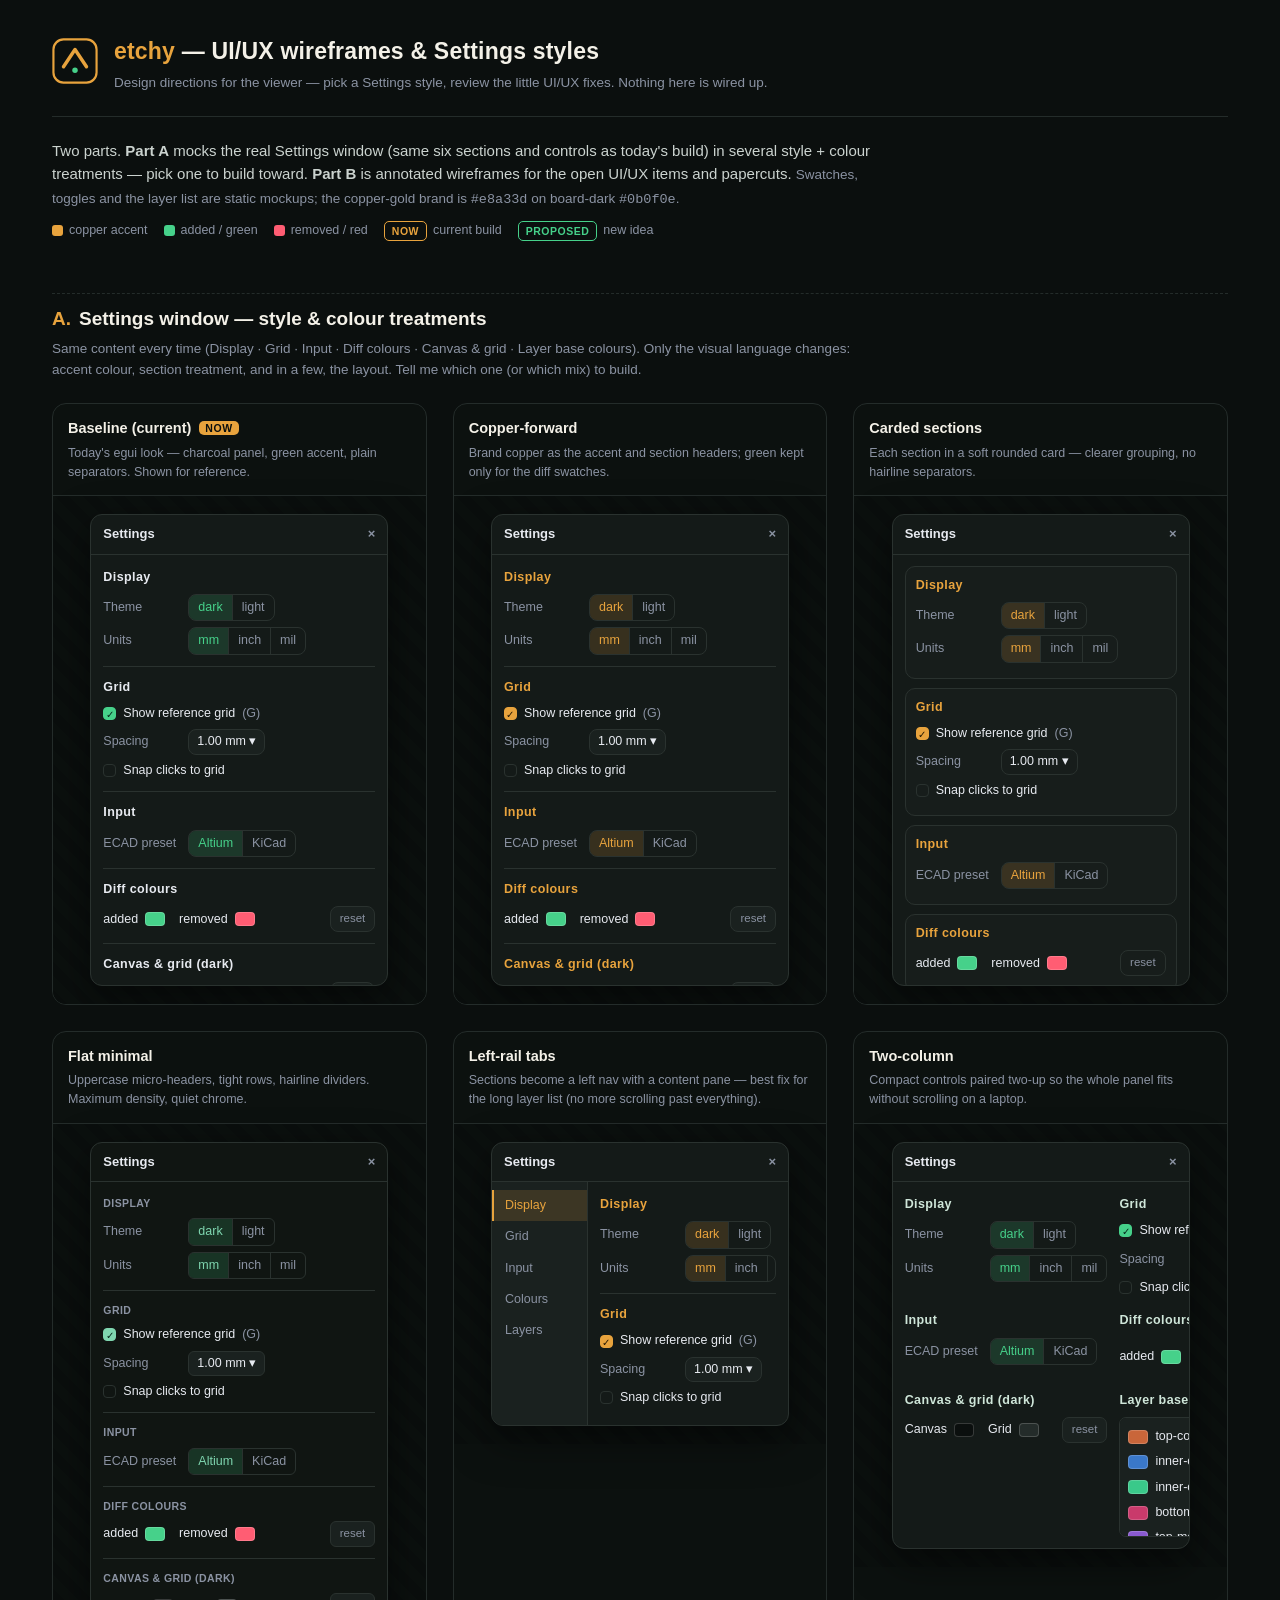
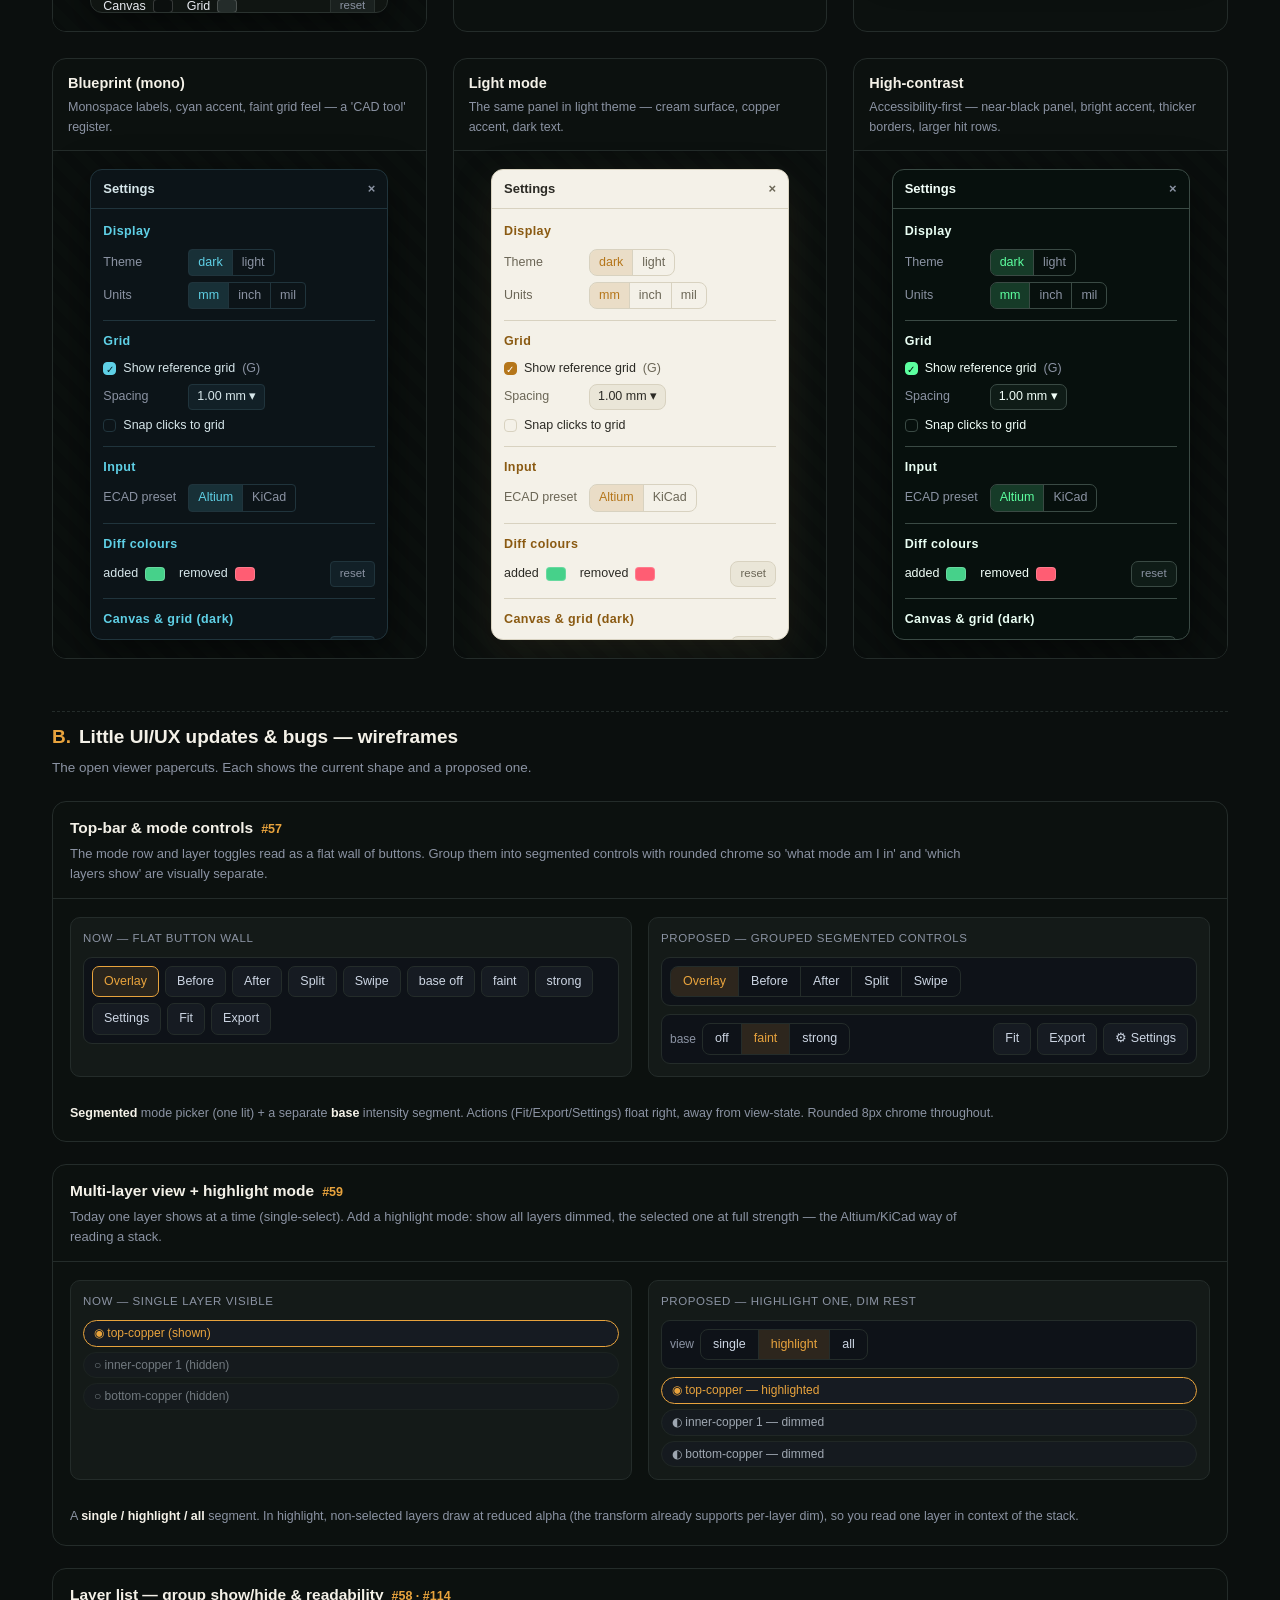
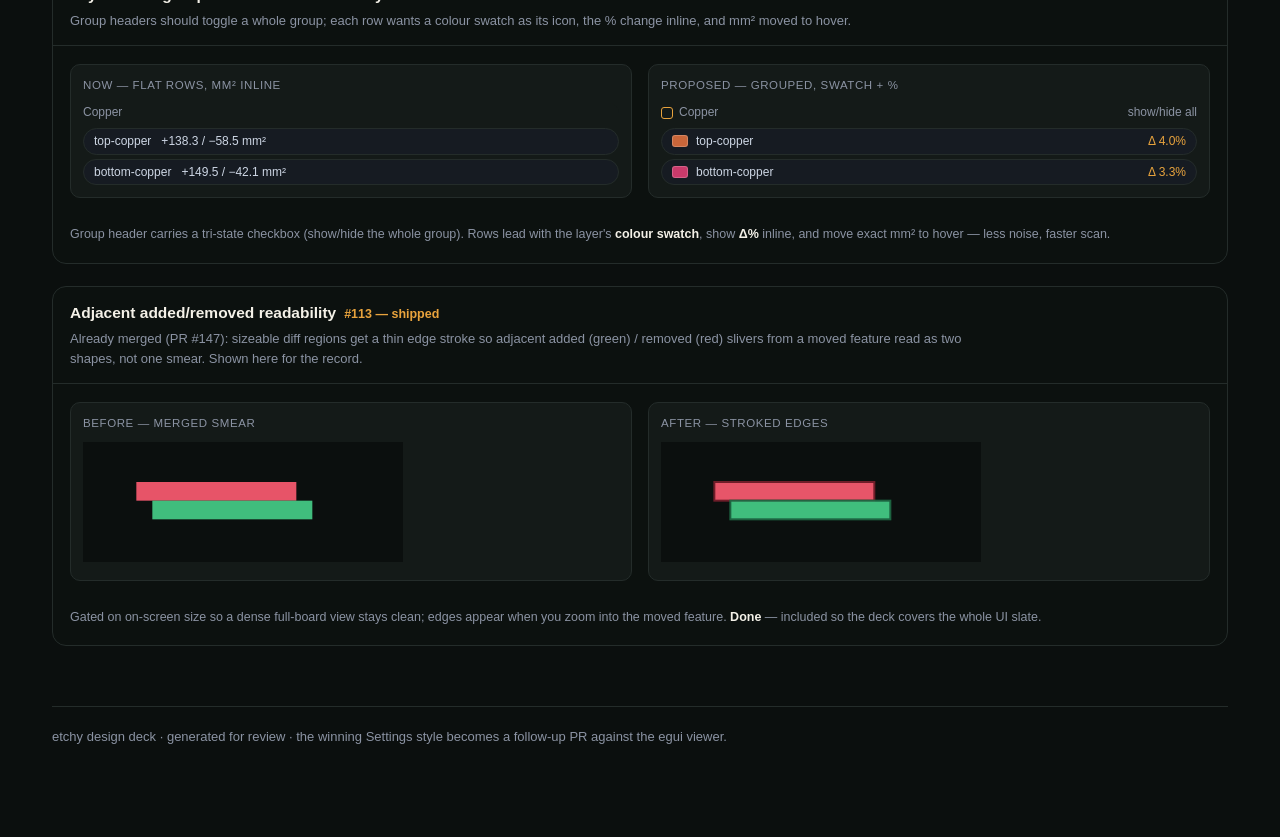
<file: docs/design/ui-wireframes.html>
<!doctype html>
<html lang="en">
<head>
<meta charset="utf-8">
<meta name="viewport" content="width=device-width, initial-scale=1">
<title>etchy — UI/UX wireframes & Settings styles</title>
<style>
  :root{
    --board:#0b0f0e; --surface:#141a18; --panel:#0e1218; --line:#242c2a;
    --copper:#e8a33d; --copper-soft:#c98a2e; --cream:#f4f1e8; --muted:#8b93a3;
    --green:#46d18a; --red:#ff5d73;
  }
  *{box-sizing:border-box}
  html,body{margin:0;background:var(--board);color:var(--cream);
    font:15px/1.55 -apple-system,BlinkMacSystemFont,"Segoe UI",Roboto,Helvetica,Arial,sans-serif}
  a{color:var(--copper)}
  .wrap{max-width:1220px;margin:0 auto;padding:34px 22px 90px}
  header.top{display:flex;align-items:center;gap:16px;border-bottom:1px solid var(--line);padding-bottom:22px;margin-bottom:8px}
  header.top .mark{flex:0 0 auto}
  header.top h1{font-size:23px;margin:0 0 3px;letter-spacing:.2px}
  header.top .sub{color:var(--muted);font-size:13.5px}
  header.top b{color:var(--copper)}
  .lead{color:#cbd3cf;max-width:820px;margin:22px 0 6px;font-size:15px}
  .lead .note{color:var(--muted);font-size:13.5px}
  h2.sec{font-size:19px;margin:52px 0 4px;padding-top:10px;border-top:1px dashed var(--line)}
  h2.sec .n{color:var(--copper);font-variant-numeric:tabular-nums;margin-right:8px}
  .secintro{color:var(--muted);font-size:13.5px;max-width:820px;margin:6px 0 22px}
  /* ---- settings gallery ---- */
  .gallery{display:grid;grid-template-columns:repeat(auto-fill,minmax(330px,1fr));gap:26px}
  .card{border:1px solid var(--line);border-radius:14px;overflow:hidden;background:#0c110f}
  .card .cap{padding:13px 15px;border-bottom:1px solid var(--line)}
  .card .cap .name{font-weight:700;font-size:14.5px}
  .card .cap .name .pin{font-size:10.5px;font-weight:700;text-transform:uppercase;letter-spacing:.6px;
    color:var(--board);background:var(--copper);border-radius:5px;padding:1px 6px;margin-left:8px;vertical-align:1px}
  .card .cap .desc{color:var(--muted);font-size:12.5px;margin-top:4px}
  .card .stage{padding:18px;display:flex;justify-content:center;background:
    repeating-linear-gradient(45deg,#0a0e0d,#0a0e0d 10px,#0b100e 10px,#0b100e 20px)}
  /* ---- the mock settings window (vars overridden per style) ---- */
  .win{--w-bg:#141a18;--w-panel:#1a211f;--w-text:#e7eaf0;--w-muted:#8b93a3;--w-line:#2a322f;
       --w-accent:#46d18a;--w-accent-ink:#06281c;--w-sel-bg:rgba(70,209,138,.16);--w-radius:8px;
       --w-headcol:#e7eaf0;--w-headcase:none;--w-headsize:12.5px;--w-shadow:0 14px 40px rgba(0,0,0,.5);
       width:298px;background:var(--w-bg);border:1px solid var(--w-line);border-radius:12px;
       box-shadow:var(--w-shadow);color:var(--w-text);overflow:hidden;font-size:12.5px}
  .win .titlebar{display:flex;align-items:center;padding:9px 12px;border-bottom:1px solid var(--w-line);font-weight:700;font-size:13px}
  .win .titlebar .x{margin-left:auto;color:var(--w-muted)}
  .win .body{padding:11px 12px;max-height:430px;overflow:auto}
  .win .h{color:var(--w-headcol);font-weight:700;font-size:var(--w-headsize);text-transform:var(--w-headcase);
    letter-spacing:.4px;margin:2px 0 7px}
  .win .row{display:flex;align-items:center;gap:7px;margin:6px 0}
  .win .lab{color:var(--w-muted);min-width:78px}
  .win .seg{display:inline-flex;border:1px solid var(--w-line);border-radius:var(--w-radius);overflow:hidden}
  .win .seg span{padding:3px 9px;cursor:default;color:var(--w-muted);border-right:1px solid var(--w-line)}
  .win .seg span:last-child{border-right:0}
  .win .seg span.on{background:var(--w-sel-bg);color:var(--w-accent)}
  .win .chk{width:13px;height:13px;border:1px solid var(--w-line);border-radius:4px;display:inline-block;flex:0 0 auto}
  .win .chk.on{background:var(--w-accent);border-color:var(--w-accent);position:relative}
  .win .chk.on::after{content:"✓";position:absolute;inset:0;color:var(--w-accent-ink);font-size:10px;text-align:center;line-height:13px}
  .win .drag{border:1px solid var(--w-line);border-radius:var(--w-radius);padding:2px 8px;color:var(--w-text);background:var(--w-panel)}
  .win .sw{width:20px;height:14px;border-radius:4px;border:1px solid rgba(255,255,255,.18);flex:0 0 auto}
  .win .btn{border:1px solid var(--w-line);border-radius:var(--w-radius);padding:3px 9px;color:var(--w-muted);background:var(--w-panel);font-size:11.5px}
  .win hr{border:0;border-top:1px solid var(--w-line);margin:11px 0}
  .win .layers{border:1px solid var(--w-line);border-radius:var(--w-radius);background:var(--w-panel);padding:6px;max-height:120px;overflow:auto}
  .win .lyr{display:flex;align-items:center;gap:7px;padding:3px 2px}
  .win .lyr .nm{color:var(--w-text)}
  .win .lyr .rst{margin-left:auto;color:var(--w-muted);font-size:10.5px}
  /* left-rail layout variant */
  .win.rail .body{display:flex;padding:0;max-height:430px}
  .win.rail .nav{flex:0 0 96px;border-right:1px solid var(--w-line);padding:8px 0;background:var(--w-panel)}
  .win.rail .nav div{padding:6px 11px;color:var(--w-muted);border-left:2px solid transparent}
  .win.rail .nav div.on{color:var(--w-accent);border-left-color:var(--w-accent);background:var(--w-sel-bg)}
  .win.rail .pane{flex:1;padding:11px 12px;overflow:auto}
  /* carded sections variant */
  .win.carded .grp{border:1px solid var(--w-line);border-radius:10px;background:var(--w-panel);padding:9px 10px;margin-bottom:9px}
  .win.carded hr{display:none}
  .win.carded .grp .h{margin-top:0}
  /* two-column variant */
  .win.two .cols{display:grid;grid-template-columns:1fr 1fr;gap:6px 12px}
  .win.two .cols .grp{min-width:0}
  /* ---- wireframe (UI/UX) blocks ---- */
  .wf{border:1px solid var(--line);border-radius:14px;background:#0c110f;margin:22px 0;overflow:hidden}
  .wf .wfhead{padding:14px 17px;border-bottom:1px solid var(--line)}
  .wf .wfhead .t{font-weight:700;font-size:15.5px}
  .wf .wfhead .t .iss{color:var(--copper);font-size:12.5px;margin-left:8px}
  .wf .wfhead .d{color:var(--muted);font-size:13px;margin-top:4px;max-width:900px}
  .wf .wfbody{padding:18px 17px;display:grid;gap:16px}
  @media(min-width:760px){.wf .wfbody.two{grid-template-columns:1fr 1fr}}
  .mock{border:1px solid var(--line);border-radius:10px;background:var(--surface);padding:12px}
  .mock .mt{color:var(--muted);font-size:11.5px;text-transform:uppercase;letter-spacing:.6px;margin-bottom:9px}
  .anno{color:var(--muted);font-size:12.5px;margin-top:9px}
  .anno b{color:var(--cream)}
  .tag{display:inline-block;font-size:10.5px;font-weight:700;text-transform:uppercase;letter-spacing:.5px;
    padding:1px 7px;border-radius:5px;border:1px solid var(--line);color:var(--muted)}
  .tag.now{color:var(--copper);border-color:var(--copper)}
  .tag.new{color:var(--green);border-color:var(--green)}
  /* top-bar mock pieces */
  .bar{display:flex;align-items:center;gap:6px;flex-wrap:wrap;background:var(--panel);border:1px solid var(--line);border-radius:9px;padding:8px}
  .btn2{border:1px solid var(--line);border-radius:7px;padding:5px 11px;color:#cdd6e4;font-size:12.5px;background:#161b22}
  .btn2.on{border-color:var(--copper);color:var(--copper);background:rgba(232,163,61,.12)}
  .segbar{display:inline-flex;border:1px solid var(--line);border-radius:8px;overflow:hidden}
  .segbar span{padding:5px 12px;font-size:12.5px;color:#cdd6e4;border-right:1px solid var(--line)}
  .segbar span:last-child{border-right:0}
  .segbar span.on{background:rgba(232,163,61,.14);color:var(--copper)}
  .pill2{border:1px solid var(--line);border-radius:14px;padding:3px 10px;font-size:12px;color:#cdd6e4;background:#161b22}
  .footer{margin-top:60px;padding-top:20px;border-top:1px solid var(--line);color:var(--muted);font-size:13px}
  .legend{display:flex;gap:16px;flex-wrap:wrap;color:var(--muted);font-size:12.5px;margin:10px 0 0}
  .legend span{display:inline-flex;align-items:center;gap:6px}
  .dot{width:11px;height:11px;border-radius:3px;display:inline-block}
</style>
</head>
<body>
<div class="wrap">
  <header class="top">
    <span class="mark">
      <svg width="46" height="46" viewBox="0 0 32 32" aria-hidden="true">
        <rect x="1" y="1" width="30" height="30" rx="7" fill="#0b0f0e" stroke="#e8a33d" stroke-width="1.5"/>
        <path d="M8 20 L16 8 L24 20" fill="none" stroke="#e8a33d" stroke-width="2.4" stroke-linecap="round" stroke-linejoin="round"/>
        <circle cx="16" cy="22.5" r="1.9" fill="#46d18a"/>
      </svg>
    </span>
    <div>
      <h1><b>etchy</b> — UI/UX wireframes & Settings styles</h1>
      <div class="sub">Design directions for the viewer — pick a Settings style, review the little UI/UX fixes. Nothing here is wired up.</div>
    </div>
  </header>

  <p class="lead">
    Two parts. <b>Part A</b> mocks the real Settings window (same six sections and controls as today's build)
    in several style + colour treatments — pick one to build toward.
    <b>Part B</b> is annotated wireframes for the open UI/UX items and papercuts.
    <span class="note">Swatches, toggles and the layer list are static mockups; the copper-gold brand is <code>#e8a33d</code> on board-dark <code>#0b0f0e</code>.</span>
  </p>
  <div class="legend">
    <span><span class="dot" style="background:#e8a33d"></span> copper accent</span>
    <span><span class="dot" style="background:#46d18a"></span> added / green</span>
    <span><span class="dot" style="background:#ff5d73"></span> removed / red</span>
    <span><span class="tag now">now</span> current build</span>
    <span><span class="tag new">proposed</span> new idea</span>
  </div>

  <h2 class="sec"><span class="n">A.</span>Settings window — style & colour treatments</h2>
  <p class="secintro">Same content every time (Display · Grid · Input · Diff colours · Canvas &amp; grid · Layer base colours).
    Only the visual language changes: accent colour, section treatment, and in a few, the layout. Tell me which one (or which mix) to build.</p>
  <div class="gallery" id="gallery"></div>

  <h2 class="sec"><span class="n">B.</span>Little UI/UX updates &amp; bugs — wireframes</h2>
  <p class="secintro">The open viewer papercuts. Each shows the current shape and a proposed one.</p>
  <div id="wireframes"></div>

  <div class="footer">
    etchy design deck · generated for review · the winning Settings style becomes a follow-up PR against the egui viewer.
  </div>
</div>

<script>
// ---- Part A: settings-window styles -------------------------------------------
// One markup template, restamped per style. `vars` override CSS custom props;
// `layout` picks a structural variant (flat | carded | two | rail).
const STYLES = [
  { name:"Baseline (current)", pin:"now", layout:"flat",
    desc:"Today's egui look — charcoal panel, green accent, plain separators. Shown for reference.",
    vars:{} },
  { name:"Copper-forward", layout:"flat",
    desc:"Brand copper as the accent and section headers; green kept only for the diff swatches.",
    vars:{"--w-accent":"#e8a33d","--w-accent-ink":"#241701","--w-sel-bg":"rgba(232,163,61,.16)","--w-headcol":"#e8a33d"} },
  { name:"Carded sections", layout:"carded",
    desc:"Each section in a soft rounded card — clearer grouping, no hairline separators.",
    vars:{"--w-accent":"#e8a33d","--w-accent-ink":"#241701","--w-sel-bg":"rgba(232,163,61,.16)","--w-headcol":"#e8a33d","--w-panel":"#171d1b"} },
  { name:"Flat minimal", layout:"flat",
    desc:"Uppercase micro-headers, tight rows, hairline dividers. Maximum density, quiet chrome.",
    vars:{"--w-accent":"#7fd6b0","--w-headcase":"uppercase","--w-headsize":"10.5px","--w-headcol":"#8b93a3","--w-radius":"6px","--w-bg":"#101512"} },
  { name:"Left-rail tabs", layout:"rail",
    desc:"Sections become a left nav with a content pane — best fix for the long layer list (no more scrolling past everything).",
    vars:{"--w-accent":"#e8a33d","--w-accent-ink":"#241701","--w-sel-bg":"rgba(232,163,61,.16)","--w-headcol":"#e8a33d"} },
  { name:"Two-column", layout:"two",
    desc:"Compact controls paired two-up so the whole panel fits without scrolling on a laptop.",
    vars:{"--w-accent":"#46d18a","--w-headcol":"#cfe6d9","--w-radius":"7px"} },
  { name:"Blueprint (mono)", layout:"flat",
    desc:"Monospace labels, cyan accent, faint grid feel — a 'CAD tool' register.",
    vars:{"--w-bg":"#0c1418","--w-panel":"#122027","--w-line":"#20343c","--w-accent":"#5fd0e6","--w-accent-ink":"#04222a","--w-sel-bg":"rgba(95,208,230,.15)","--w-headcol":"#5fd0e6","--w-text":"#d6e6ea","--w-radius":"4px"} },
  { name:"Light mode", layout:"flat",
    desc:"The same panel in light theme — cream surface, copper accent, dark text.",
    vars:{"--w-bg":"#f4f1e8","--w-panel":"#eae6d8","--w-line":"#d8d2c0","--w-accent":"#b5761a","--w-accent-ink":"#fff","--w-sel-bg":"rgba(181,118,26,.16)","--w-headcol":"#8a5a12","--w-text":"#2b2a24","--w-muted":"#6b6656","--w-shadow":"0 14px 40px rgba(80,70,40,.22)"} },
  { name:"High-contrast", layout:"flat",
    desc:"Accessibility-first — near-black panel, bright accent, thicker borders, larger hit rows.",
    vars:{"--w-bg":"#07100d","--w-panel":"#0f1c17","--w-line":"#3a4a44","--w-accent":"#5cff9f","--w-accent-ink":"#00160b","--w-sel-bg":"rgba(92,255,159,.18)","--w-headcol":"#eafff4","--w-text":"#f2fff9","--w-radius":"7px"} },
];

const swatch = (c)=>`<span class="sw" style="background:${c}"></span>`;
const LAYER_ROWS = [
  ["#c9663a","top-copper"],["#3a78c9","inner-copper 1"],["#3ac98a","inner-copper 2"],
  ["#c93a6b","bottom-copper"],["#8a5ad0","top-mask"],["#c9a83a","drill"],
];

// section fragments (shared across layouts)
function secDisplay(){return `
  <div class="grp"><div class="h">Display</div>
    <div class="row"><span class="lab">Theme</span><span class="seg"><span class="on">dark</span><span>light</span></span></div>
    <div class="row"><span class="lab">Units</span><span class="seg"><span class="on">mm</span><span>inch</span><span>mil</span></span></div>
  </div>`;}
function secGrid(){return `
  <div class="grp"><div class="h">Grid</div>
    <div class="row"><span class="chk on"></span> Show reference grid <span style="color:var(--w-muted)">(G)</span></div>
    <div class="row"><span class="lab">Spacing</span><span class="drag">1.00 mm ▾</span></div>
    <div class="row"><span class="chk"></span> Snap clicks to grid</div>
  </div>`;}
function secInput(){return `
  <div class="grp"><div class="h">Input</div>
    <div class="row"><span class="lab">ECAD preset</span><span class="seg"><span class="on">Altium</span><span>KiCad</span></span></div>
  </div>`;}
function secDiff(){return `
  <div class="grp"><div class="h">Diff colours</div>
    <div class="row">added ${swatch('#46d18a')} &nbsp; removed ${swatch('#ff5d73')} <span class="btn" style="margin-left:auto">reset</span></div>
  </div>`;}
function secCanvas(){return `
  <div class="grp"><div class="h">Canvas &amp; grid (dark)</div>
    <div class="row">Canvas ${swatch('#0b0f0e')} &nbsp; Grid ${swatch('#242c2a')} <span class="btn" style="margin-left:auto">reset</span></div>
  </div>`;}
function secLayers(){return `
  <div class="grp"><div class="h">Layer base colours</div>
    <div class="layers">
      ${LAYER_ROWS.map(([c,n])=>`<div class="lyr">${swatch(c)}<span class="nm">${n}</span><span class="rst">reset</span></div>`).join("")}
    </div>
  </div>`;}

function windowHTML(style){
  const flat = [secDisplay(),secGrid(),secInput(),secDiff(),secCanvas(),secLayers()];
  let bodyInner;
  if(style.layout==="rail"){
    bodyInner = `
      <div class="nav">
        <div class="on">Display</div><div>Grid</div><div>Input</div><div>Colours</div><div>Layers</div>
      </div>
      <div class="pane">${secDisplay()}<hr>${secGrid()}</div>`;
  } else if(style.layout==="carded"){
    bodyInner = flat.join("");
  } else if(style.layout==="two"){
    bodyInner = `<div class="cols">${flat.map(s=>`<div>${s}</div>`).join("")}</div>`;
  } else { // flat — insert hr separators, strip .grp chrome
    bodyInner = flat.map(s=>s.replace('class="grp"','class="grp flatgrp"')).join('<hr>');
  }
  const cls = "win "+style.layout;
  const styleAttr = Object.entries(style.vars||{}).map(([k,v])=>`${k}:${v}`).join(";");
  return `<div class="${cls}" style="${styleAttr}">
    <div class="titlebar">Settings<span class="x">×</span></div>
    <div class="body">${bodyInner}</div>
  </div>`;
}

document.getElementById("gallery").innerHTML = STYLES.map((s,i)=>`
  <div class="card">
    <div class="cap">
      <div class="name">${s.name}${s.pin?`<span class="pin">${s.pin}</span>`:""}</div>
      <div class="desc">${s.desc}</div>
    </div>
    <div class="stage">${windowHTML(s)}</div>
  </div>`).join("");

// ---- Part B: UI/UX wireframes -------------------------------------------------
const WF = [
  {
    t:"Top-bar & mode controls", iss:"#57",
    d:"The mode row and layer toggles read as a flat wall of buttons. Group them into segmented controls with rounded chrome so 'what mode am I in' and 'which layers show' are visually separate.",
    two:true,
    a:{mt:"Now — flat button wall", html:`
      <div class="bar">
        <span class="btn2 on">Overlay</span><span class="btn2">Before</span><span class="btn2">After</span>
        <span class="btn2">Split</span><span class="btn2">Swipe</span>
        <span class="btn2">base off</span><span class="btn2">faint</span><span class="btn2">strong</span>
        <span class="btn2">Settings</span><span class="btn2">Fit</span><span class="btn2">Export</span>
      </div>`},
    b:{mt:"Proposed — grouped segmented controls", html:`
      <div class="bar">
        <span class="segbar"><span class="on">Overlay</span><span>Before</span><span>After</span><span>Split</span><span>Swipe</span></span>
      </div>
      <div class="bar" style="margin-top:8px">
        <span style="color:var(--muted);font-size:12px">base</span>
        <span class="segbar"><span>off</span><span class="on">faint</span><span>strong</span></span>
        <span class="btn2" style="margin-left:auto">Fit</span><span class="btn2">Export</span><span class="btn2">⚙ Settings</span>
      </div>`},
    anno:"<b>Segmented</b> mode picker (one lit) + a separate <b>base</b> intensity segment. Actions (Fit/Export/Settings) float right, away from view-state. Rounded 8px chrome throughout."
  },
  {
    t:"Multi-layer view + highlight mode", iss:"#59",
    d:"Today one layer shows at a time (single-select). Add a highlight mode: show all layers dimmed, the selected one at full strength — the Altium/KiCad way of reading a stack.",
    two:true,
    a:{mt:"Now — single layer visible", html:`
      <div style="display:flex;flex-direction:column;gap:5px">
        <div class="pill2 on" style="border-color:var(--copper);color:var(--copper)">◉ top-copper (shown)</div>
        <div class="pill2" style="opacity:.5">○ inner-copper 1 (hidden)</div>
        <div class="pill2" style="opacity:.5">○ bottom-copper (hidden)</div>
      </div>`},
    b:{mt:"Proposed — highlight one, dim rest", html:`
      <div class="bar" style="margin-bottom:8px">
        <span style="color:var(--muted);font-size:12px">view</span>
        <span class="segbar"><span>single</span><span class="on">highlight</span><span>all</span></span>
      </div>
      <div style="display:flex;flex-direction:column;gap:5px">
        <div class="pill2 on" style="border-color:var(--copper);color:var(--copper)">◉ top-copper — highlighted</div>
        <div class="pill2" style="opacity:.75">◐ inner-copper 1 — dimmed</div>
        <div class="pill2" style="opacity:.75">◐ bottom-copper — dimmed</div>
      </div>`},
    anno:"A <b>single / highlight / all</b> segment. In highlight, non-selected layers draw at reduced alpha (the transform already supports per-layer dim), so you read one layer in context of the stack."
  },
  {
    t:"Layer list — group show/hide & readability", iss:"#58 · #114",
    d:"Group headers should toggle a whole group; each row wants a colour swatch as its icon, the % change inline, and mm² moved to hover.",
    two:true,
    a:{mt:"Now — flat rows, mm² inline", html:`
      <div class="mock" style="border:0;padding:0">
        <div style="color:var(--muted);font-size:12px;margin-bottom:6px">Copper</div>
        <div class="pill2" style="display:block;margin-bottom:4px">top-copper &nbsp; +138.3 / −58.5 mm²</div>
        <div class="pill2" style="display:block">bottom-copper &nbsp; +149.5 / −42.1 mm²</div>
      </div>`},
    b:{mt:"Proposed — grouped, swatch + %", html:`
      <div class="mock" style="border:0;padding:0">
        <div style="display:flex;align-items:center;gap:6px;color:var(--muted);font-size:12px;margin-bottom:6px">
          <span class="chk-lite" style="width:12px;height:12px;border:1px solid var(--copper);border-radius:3px;display:inline-block"></span> Copper <span style="margin-left:auto">show/hide all</span>
        </div>
        <div class="pill2" style="display:flex;align-items:center;gap:8px;margin-bottom:4px">
          <span class="sw" style="width:16px;height:12px;border-radius:3px;background:#c9663a;border:1px solid rgba(255,255,255,.2)"></span>
          top-copper <span style="margin-left:auto;color:var(--copper)">Δ 4.0%</span></div>
        <div class="pill2" style="display:flex;align-items:center;gap:8px">
          <span class="sw" style="width:16px;height:12px;border-radius:3px;background:#c93a6b;border:1px solid rgba(255,255,255,.2)"></span>
          bottom-copper <span style="margin-left:auto;color:var(--copper)">Δ 3.3%</span></div>
      </div>`},
    anno:"Group header carries a tri-state checkbox (show/hide the whole group). Rows lead with the layer's <b>colour swatch</b>, show <b>Δ%</b> inline, and move exact mm² to hover — less noise, faster scan."
  },
  {
    t:"Adjacent added/removed readability", iss:"#113 — shipped",
    d:"Already merged (PR #147): sizeable diff regions get a thin edge stroke so adjacent added (green) / removed (red) slivers from a moved feature read as two shapes, not one smear. Shown here for the record.",
    two:true,
    a:{mt:"Before — merged smear", html:`
      <svg viewBox="0 0 240 90" width="100%" style="max-width:320px">
        <rect x="0" y="0" width="240" height="90" fill="#0b0f0e"/>
        <rect x="40" y="30" width="120" height="14" fill="#ff5d73" opacity=".9"/>
        <rect x="52" y="44" width="120" height="14" fill="#46d18a" opacity=".9"/>
      </svg>`},
    b:{mt:"After — stroked edges", html:`
      <svg viewBox="0 0 240 90" width="100%" style="max-width:320px">
        <rect x="0" y="0" width="240" height="90" fill="#0b0f0e"/>
        <rect x="40" y="30" width="120" height="14" fill="#ff5d73" opacity=".9" stroke="#7a1f2c" stroke-width="1.5"/>
        <rect x="52" y="44" width="120" height="14" fill="#46d18a" opacity=".9" stroke="#1e6b45" stroke-width="1.5"/>
      </svg>`},
    anno:"Gated on on-screen size so a dense full-board view stays clean; edges appear when you zoom into the moved feature. <b>Done</b> — included so the deck covers the whole UI slate."
  },
];

document.getElementById("wireframes").innerHTML = WF.map(w=>`
  <div class="wf">
    <div class="wfhead"><div class="t">${w.t}<span class="iss">${w.iss}</span></div><div class="d">${w.d}</div></div>
    <div class="wfbody ${w.two?'two':''}">
      <div class="mock"><div class="mt">${w.a.mt}</div>${w.a.html}</div>
      <div class="mock"><div class="mt">${w.b.mt}</div>${w.b.html}</div>
    </div>
    <div class="wfbody" style="padding-top:0"><div class="anno">${w.anno}</div></div>
  </div>`).join("");
</script>
</body>
</html>
</file>
<file: site/assets/fonts/fonts.css>
/* Self-hosted fonts — no third-party CDN at runtime.
   Zilla Slab: OFL-1.1, see OFL-ZillaSlab.txt.
   JetBrains Mono: OFL-1.1, see OFL-JetBrainsMono.txt. */
@font-face{
  font-family:"Zilla Slab";
  font-style:normal; font-weight:700; font-display:swap;
  src:url("./zilla-slab-700.woff2") format("woff2");
}
@font-face{
  font-family:"JetBrains Mono";
  font-style:normal; font-weight:400; font-display:swap;
  src:url("./jetbrains-mono-400.woff2") format("woff2");
}
@font-face{
  font-family:"JetBrains Mono";
  font-style:normal; font-weight:500; font-display:swap;
  src:url("./jetbrains-mono-500.woff2") format("woff2");
}
@font-face{
  font-family:"JetBrains Mono";
  font-style:normal; font-weight:700; font-display:swap;
  src:url("./jetbrains-mono-700.woff2") format("woff2");
}
</file>
